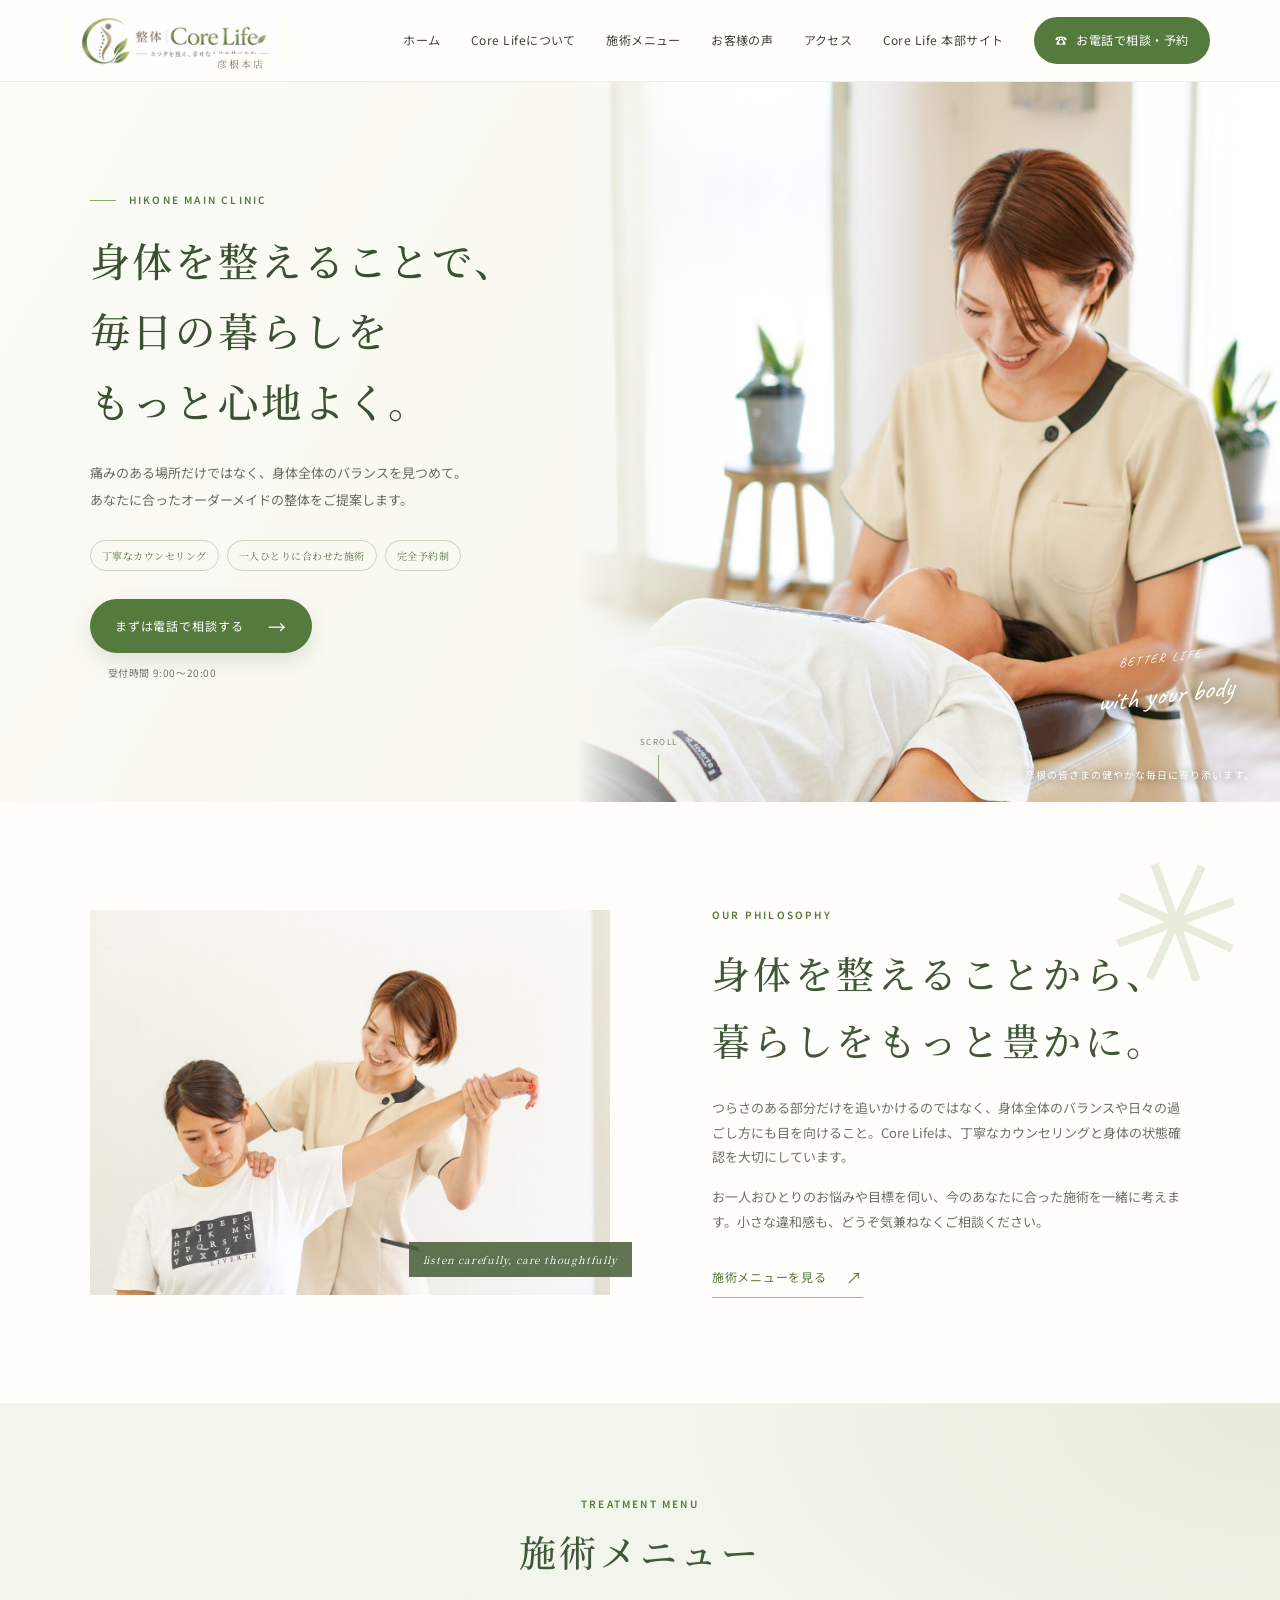
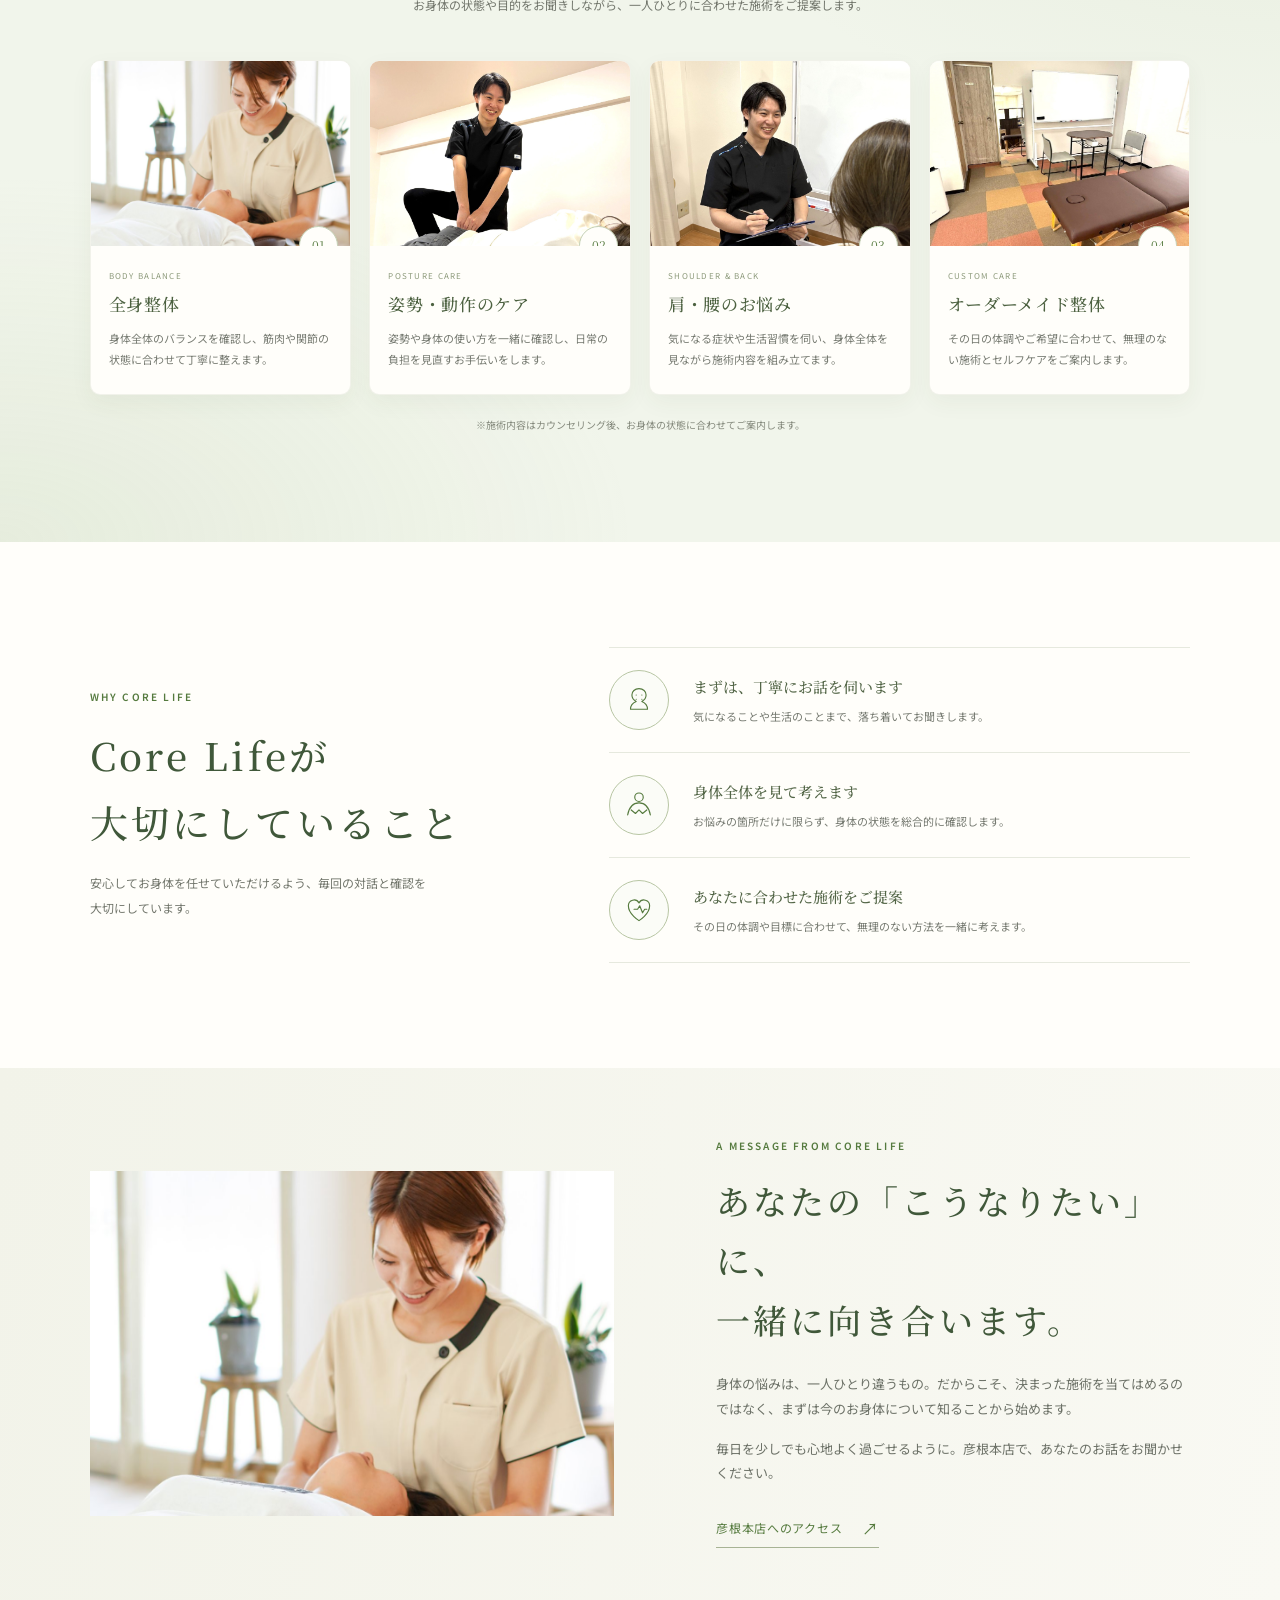
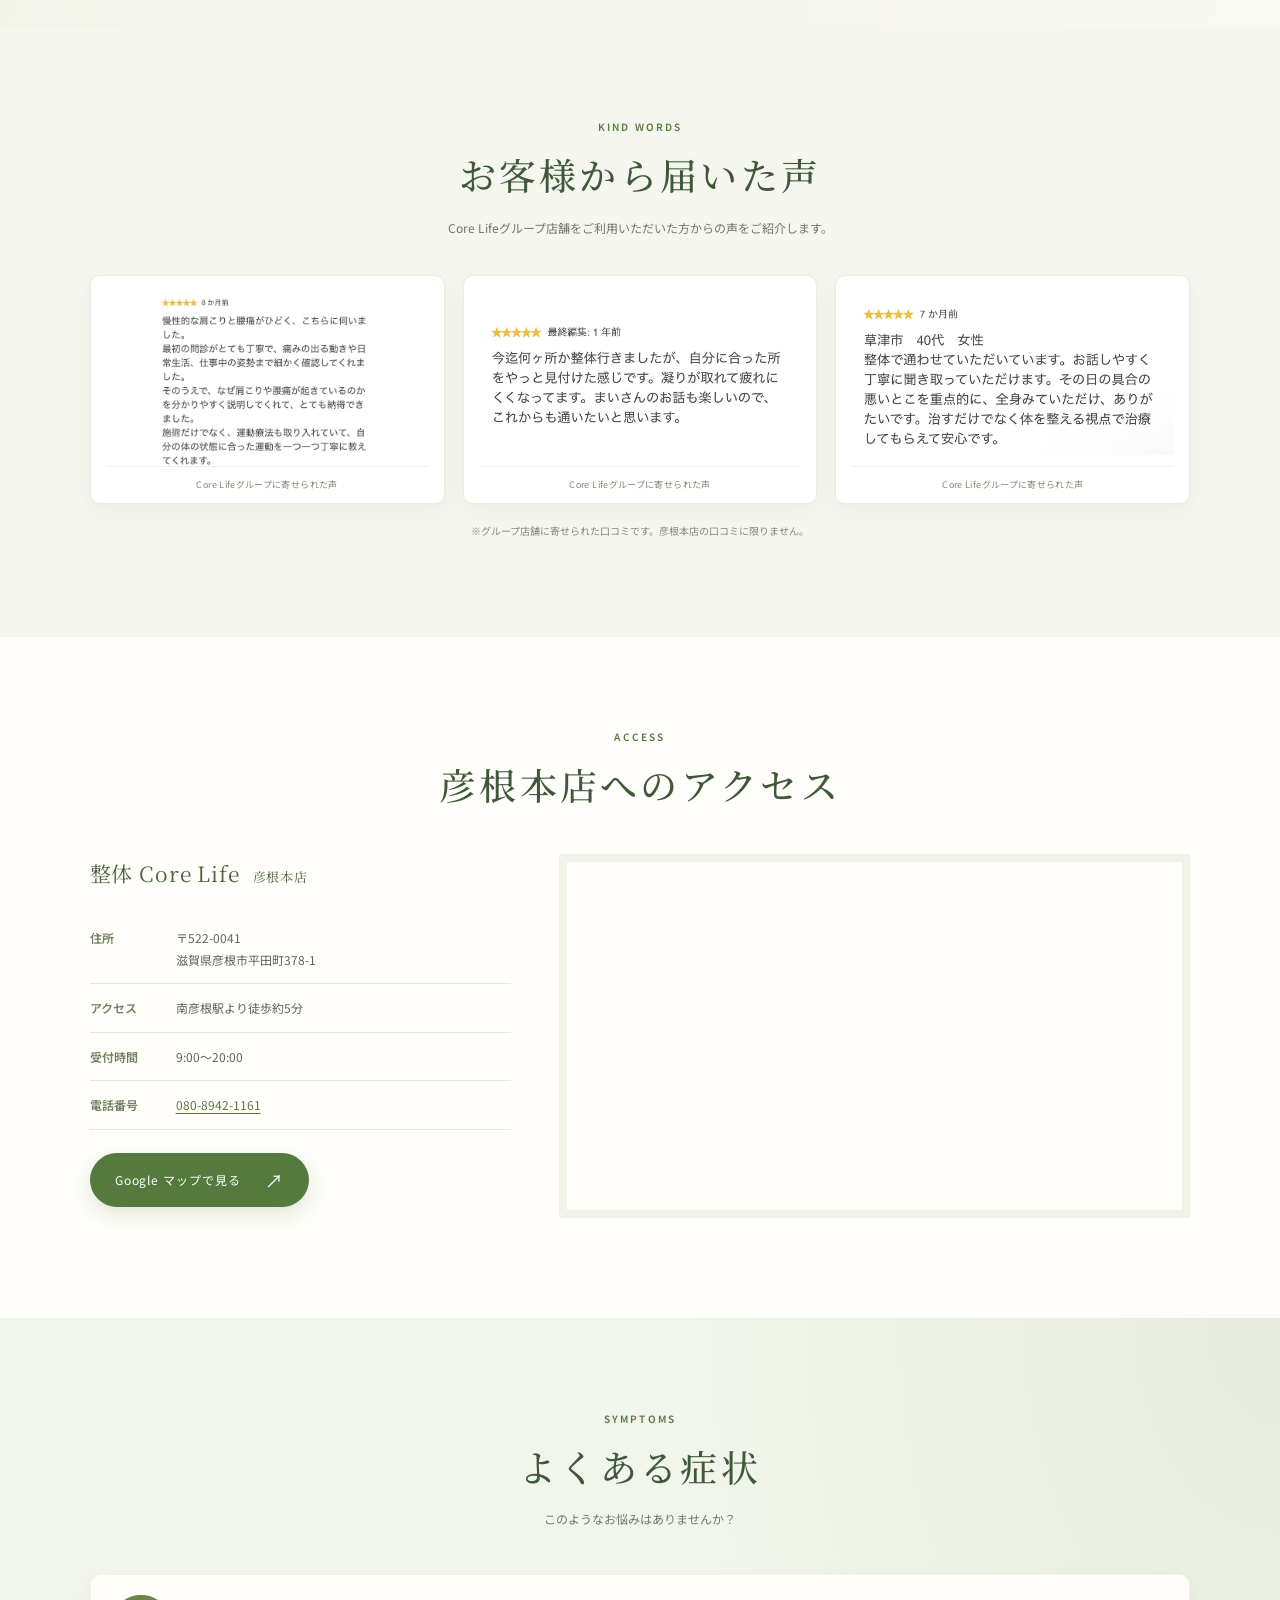
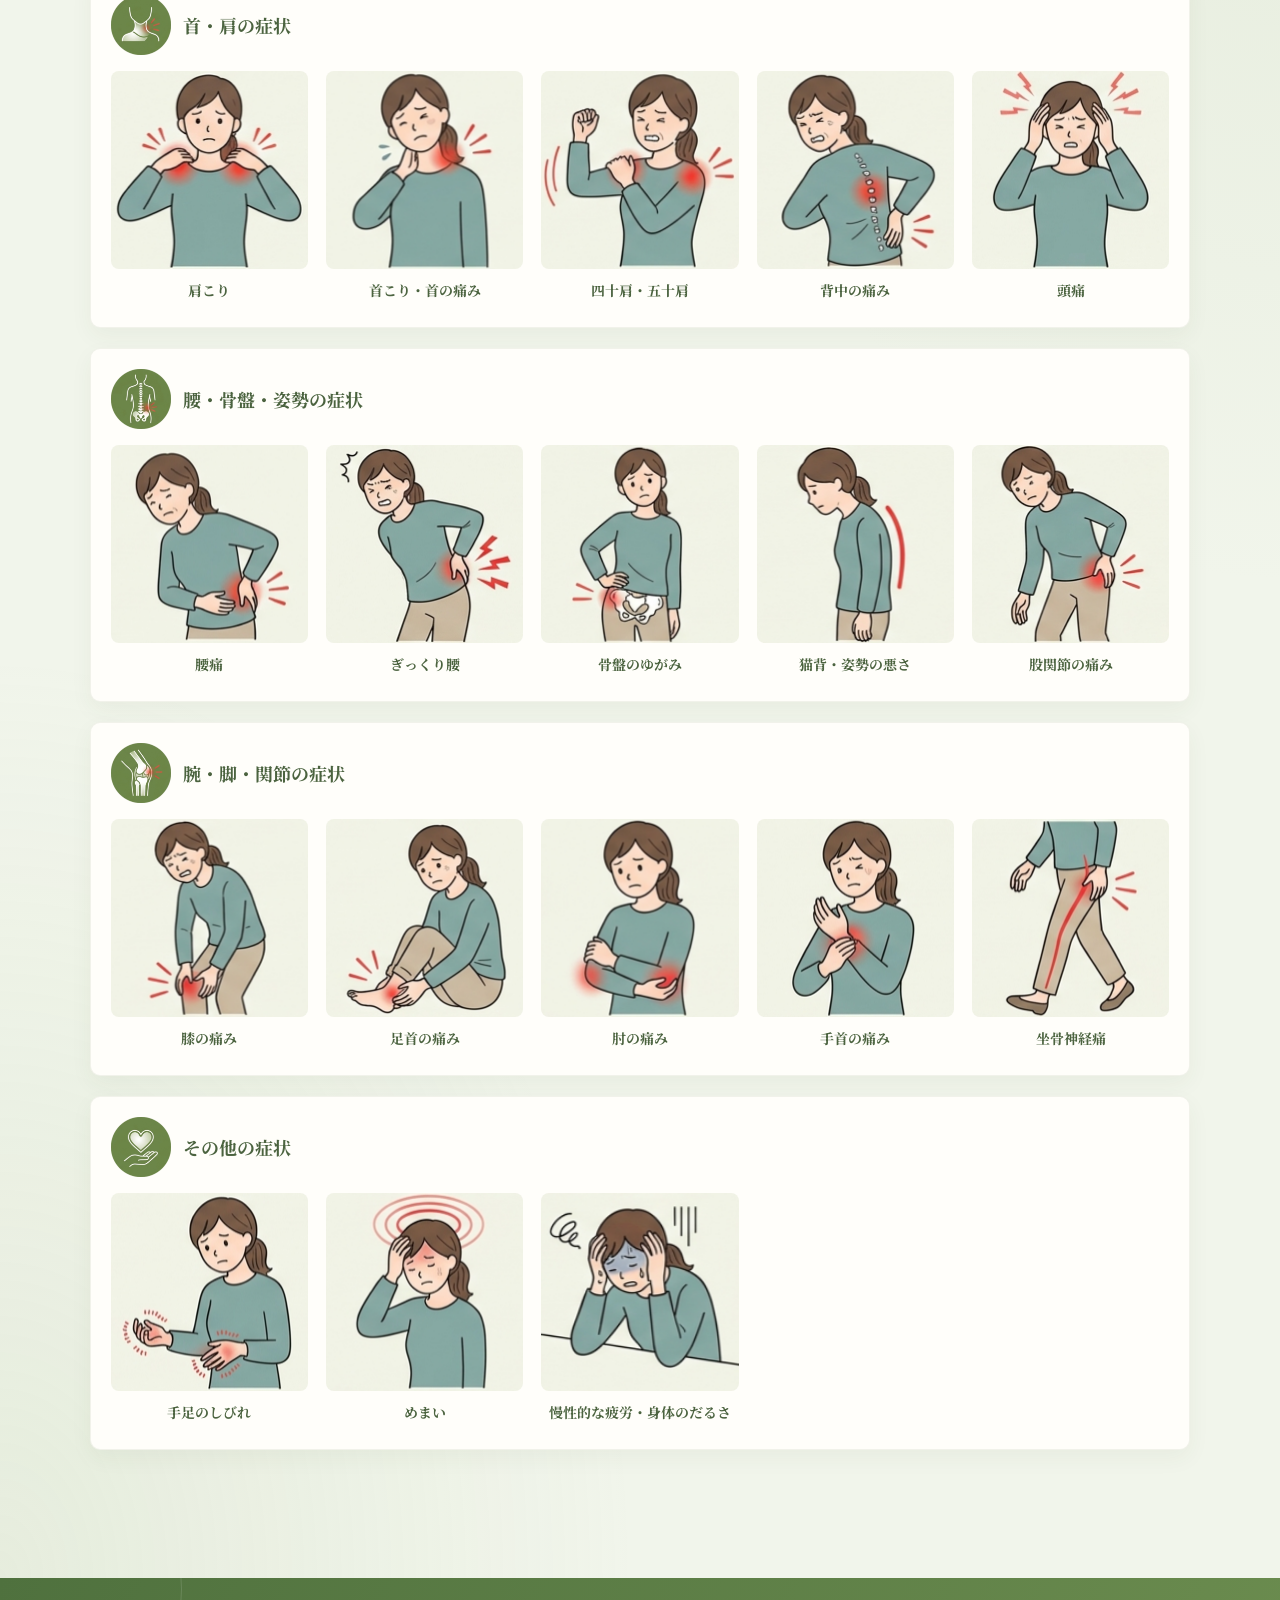
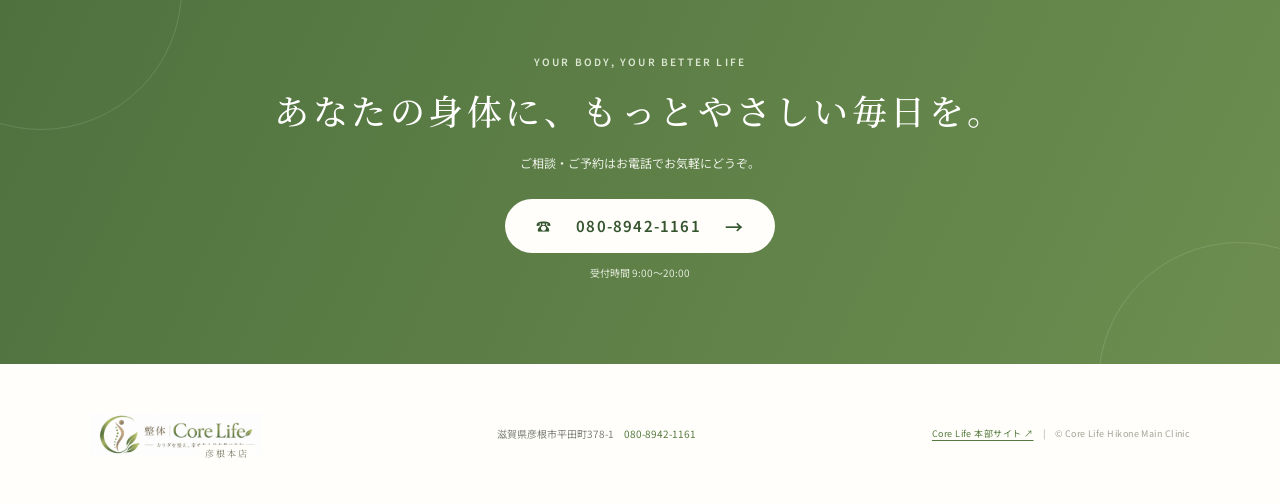
<file: index.html>
<!doctype html>
<html lang="ja">
<head>
  <meta charset="utf-8">
  <meta name="viewport" content="width=device-width, initial-scale=1">
  <meta name="theme-color" content="#f8f8f1">
  <meta name="description" content="整体 Core Life 彦根本店。身体の状態を丁寧に確認し、一人ひとりに合わせたオーダーメイドの整体をご提案します。滋賀県彦根市平田町。">
  <title>整体 Core Life 彦根本店｜身体を整え、毎日をもっと心地よく</title>
  <link rel="preconnect" href="https://fonts.googleapis.com">
  <link rel="preconnect" href="https://fonts.gstatic.com" crossorigin>
  <link href="https://fonts.googleapis.com/css2?family=Noto+Sans+JP:wght@400;500;600;700&family=Noto+Serif+JP:wght@400;500;600&display=swap" rel="stylesheet">
  <link href="https://fonts.googleapis.com/css2?family=Caveat:wght@400..700&display=swap" rel="stylesheet">
  <link rel="stylesheet" href="styles.css">
</head>
<body>
  <header class="site-header">
    <a class="brand" href="#home" aria-label="Core Life 彦根本店 ホーム">
      <img src="images/logo.jpg" alt="整体 Core Life">
      <span>彦根本店</span>
    </a>
    <button class="menu-toggle" type="button" aria-label="メニューを開く" aria-expanded="false" aria-controls="site-navigation">
      <span></span><span></span>
    </button>
    <nav class="site-nav" id="site-navigation" aria-label="メインメニュー">
      <a href="#home">ホーム</a>
      <a href="#about">Core Lifeについて</a>
      <a href="#menu">施術メニュー</a>
      <a href="#voice">お客様の声</a>
      <a href="#access">アクセス</a>
      <a href="https://www.corelife-group.com/index.html" target="_blank" rel="noopener noreferrer">Core Life 本部サイト</a>
      <a class="nav-cta" href="tel:08089421161"><span aria-hidden="true">☎</span> お電話で相談・予約</a>
    </nav>
  </header>

  <main>
    <section class="hero" id="home">
      <div class="hero-copy">
        <p class="eyebrow"><span></span> HIKONE MAIN CLINIC</p>
        <h1>身体を整えることで、<br>毎日の暮らしを<br>もっと心地よく。</h1>
        <p class="hero-lead">痛みのある場所だけではなく、身体全体のバランスを見つめて。<br class="pc-only">あなたに合ったオーダーメイドの整体をご提案します。</p>
        <div class="hero-values" aria-label="Core Lifeの大切にしていること">
          <span>丁寧なカウンセリング</span>
          <span>一人ひとりに合わせた施術</span>
          <span>完全予約制</span>
        </div>
        <a class="button button-primary" href="tel:08089421161">まずは電話で相談する <span aria-hidden="true">→</span></a>
        <p class="hero-note">受付時間 9:00〜20:00</p>
      </div>
      <div class="hero-visual">
        <img src="images/menu-01.jpg" alt="明るい院内で整体の施術を受ける様子">
        <div class="hero-stamp" aria-hidden="true"><span>BETTER LIFE</span><br>with your body</div>
        <p class="hero-caption">彦根の皆さまの健やかな毎日に寄り添います。</p>
      </div>
      <div class="hero-scroll" aria-hidden="true"><span>SCROLL</span><i></i></div>
    </section>

    <section class="intro section-pad" id="about">
      <div class="intro-image">
        <img src="images/menu-04.jpg" alt="施術前に身体の状態を確認するカウンセリング">
        <span class="image-note">listen carefully, care thoughtfully</span>
      </div>
      <div class="intro-copy">
        <p class="eyebrow">OUR PHILOSOPHY</p>
        <h2>身体を整えることから、<br>暮らしをもっと豊かに。</h2>
        <p>つらさのある部分だけを追いかけるのではなく、身体全体のバランスや日々の過ごし方にも目を向けること。Core Lifeは、丁寧なカウンセリングと身体の状態確認を大切にしています。</p>
        <p>お一人おひとりのお悩みや目標を伺い、今のあなたに合った施術を一緒に考えます。小さな違和感も、どうぞ気兼ねなくご相談ください。</p>
        <a class="text-link" href="#menu">施術メニューを見る <span aria-hidden="true">↗</span></a>
      </div>
      <span class="leaf-mark leaf-mark-one" aria-hidden="true">✳</span>
    </section>

    <section class="menu-section section-pad" id="menu">
      <div class="section-heading">
        <p class="eyebrow">TREATMENT MENU</p>
        <h2>施術メニュー</h2>
        <p>お身体の状態や目的をお聞きしながら、<br class="sp-only">一人ひとりに合わせた施術をご提案します。</p>
      </div>
      <div class="menu-grid">
        <article class="menu-card">
          <div class="menu-photo"><img src="images/menu-01.jpg" alt="全身整体の施術風景" loading="lazy"><span>01</span></div>
          <div class="menu-card-copy"><p class="menu-kicker">BODY BALANCE</p><h3>全身整体</h3><p>身体全体のバランスを確認し、筋肉や関節の状態に合わせて丁寧に整えます。</p></div>
        </article>
        <article class="menu-card">
          <div class="menu-photo"><img src="images/menu-02.jpg" alt="姿勢や動作を確認する様子" loading="lazy"><span>02</span></div>
          <div class="menu-card-copy"><p class="menu-kicker">POSTURE CARE</p><h3>姿勢・動作のケア</h3><p>姿勢や身体の使い方を一緒に確認し、日常の負担を見直すお手伝いをします。</p></div>
        </article>
        <article class="menu-card">
          <div class="menu-photo"><img src="images/point-01.jpg" alt="施術者が身体の状態を確認している様子" loading="lazy"><span>03</span></div>
          <div class="menu-card-copy"><p class="menu-kicker">SHOULDER &amp; BACK</p><h3>肩・腰のお悩み</h3><p>気になる症状や生活習慣を伺い、身体全体を見ながら施術内容を組み立てます。</p></div>
        </article>
        <article class="menu-card">
          <div class="menu-photo"><img src="images/hero.jpg" alt="落ち着いた施術スペース" loading="lazy"><span>04</span></div>
          <div class="menu-card-copy"><p class="menu-kicker">CUSTOM CARE</p><h3>オーダーメイド整体</h3><p>その日の体調やご希望に合わせて、無理のない施術とセルフケアをご案内します。</p></div>
        </article>
      </div>
      <p class="menu-footnote">※施術内容はカウンセリング後、お身体の状態に合わせてご案内します。</p>
    </section>

    <section class="reasons section-pad">
      <div class="reason-intro">
        <p class="eyebrow">WHY CORE LIFE</p>
        <h2>Core Lifeが<br>大切にしていること</h2>
        <p>安心してお身体を任せていただけるよう、毎回の対話と確認を大切にしています。</p>
      </div>
      <div class="reason-list">
        <article class="reason-item">
          <span class="reason-icon" aria-hidden="true"><svg viewBox="0 0 48 48"><path d="M24 8c-6 0-10 4-10 9 0 4 2 7 6 9-5 2-8 6-8 11h24c0-5-3-9-8-11 4-2 6-5 6-9 0-5-4-9-10-9Z"/><path d="M20 17h.1M28 17h.1M20 23h.1M28 23h.1"/></svg></span>
          <div><h3>まずは、丁寧にお話を伺います</h3><p>気になることや生活のことまで、落ち着いてお聞きします。</p></div>
        </article>
        <article class="reason-item">
          <span class="reason-icon" aria-hidden="true"><svg viewBox="0 0 48 48"><path d="M8 38c2-11 8-17 16-17s14 6 16 17"/><circle cx="24" cy="13" r="6"/><path d="m13 31 6 5 5-5 5 5 6-5"/></svg></span>
          <div><h3>身体全体を見て考えます</h3><p>お悩みの箇所だけに限らず、身体の状態を総合的に確認します。</p></div>
        </article>
        <article class="reason-item">
          <span class="reason-icon" aria-hidden="true"><svg viewBox="0 0 48 48"><path d="M24 39S9 30 9 18a8 8 0 0 1 15-4 8 8 0 0 1 15 4c0 12-15 21-15 21Z"/><path d="M17 23h5l3-5 4 10 3-5h3"/></svg></span>
          <div><h3>あなたに合わせた施術をご提案</h3><p>その日の体調や目標に合わせて、無理のない方法を一緒に考えます。</p></div>
        </article>
      </div>
    </section>

    <section class="care-message section-pad">
      <div class="care-photo"><img src="images/menu-01.jpg" alt="整体の施術を通じて身体のケアをサポート" loading="lazy"></div>
      <div class="care-copy">
        <p class="eyebrow">A MESSAGE FROM CORE LIFE</p>
        <h2>あなたの「こうなりたい」に、<br>一緒に向き合います。</h2>
        <p>身体の悩みは、一人ひとり違うもの。だからこそ、決まった施術を当てはめるのではなく、まずは今のお身体について知ることから始めます。</p>
        <p>毎日を少しでも心地よく過ごせるように。彦根本店で、あなたのお話をお聞かせください。</p>
        <a class="text-link" href="#access">彦根本店へのアクセス <span aria-hidden="true">↗</span></a>
      </div>
    </section>

    <section class="voice-section section-pad" id="voice">
      <div class="section-heading">
        <p class="eyebrow">KIND WORDS</p>
        <h2>お客様から届いた声</h2>
        <p>Core Lifeグループ店舗をご利用いただいた方からの声をご紹介します。</p>
      </div>
      <div class="voice-grid">
        <figure class="voice-card"><img src="images/review-01.jpg" alt="Core Lifeグループに届いた口コミ。丁寧な問診と身体の説明についての感想。" loading="lazy"><figcaption>Core Lifeグループに寄せられた声</figcaption></figure>
        <figure class="voice-card"><img src="images/review-02.jpg" alt="Core Lifeグループに届いた口コミ。身体に合った施術についての感想。" loading="lazy"><figcaption>Core Lifeグループに寄せられた声</figcaption></figure>
        <figure class="voice-card"><img src="images/review-03.jpg" alt="草津市の方からCore Lifeグループに届いた口コミ。" loading="lazy"><figcaption>Core Lifeグループに寄せられた声</figcaption></figure>
      </div>
      <p class="voice-note">※グループ店舗に寄せられた口コミです。彦根本店の口コミに限りません。</p>
    </section>

    <section class="access-section section-pad" id="access">
      <div class="section-heading">
        <p class="eyebrow">ACCESS</p>
        <h2>彦根本店への<br class="sp-only">アクセス</h2>
      </div>
      <div class="access-layout">
        <div class="access-details">
          <p class="shop-name">整体 Core Life <span>彦根本店</span></p>
          <dl>
            <div><dt>住所</dt><dd>〒522-0041<br>滋賀県彦根市平田町378-1</dd></div>
            <div><dt>アクセス</dt><dd>南彦根駅より徒歩約5分</dd></div>
            <div><dt>受付時間</dt><dd>9:00〜20:00</dd></div>
            <div><dt>電話番号</dt><dd><a href="tel:08089421161">080-8942-1161</a></dd></div>
          </dl>
          <a class="button button-primary access-button" href="https://www.google.com/maps/search/?api=1&amp;query=%E6%BB%8B%E8%B3%80%E7%9C%8C%E5%BD%A6%E6%A0%B9%E5%B8%82%E5%B9%B3%E7%94%B0%E7%94%BA378-1" target="_blank" rel="noopener noreferrer">Google マップで見る <span aria-hidden="true">↗</span></a>
        </div>
        <div class="map-frame">
          <iframe title="整体 Core Life 彦根本店 周辺地図" src="https://maps.google.com/maps?q=%E6%BB%8B%E8%B3%80%E7%9C%8C%E5%BD%A6%E6%A0%B9%E5%B8%82%E5%B9%B3%E7%94%B0%E7%94%BA378-1&amp;output=embed" loading="lazy" referrerpolicy="no-referrer-when-downgrade"></iframe>
        </div>
      </div>
    </section>

    <section class="symptom-section section-pad" id="symptoms">
      <div class="section-heading">
        <p class="eyebrow">SYMPTOMS</p>
        <h2>よくある症状</h2>
        <p>このようなお悩みはありませんか？</p>
      </div>
      <div class="symptom-card">
        <div class="card-heading">
          <img src="images/symptoms/symptom-category-01.png" alt="首・肩の症状のイメージ" loading="lazy">
          <h3>首・肩の症状</h3>
        </div>
        <div class="symptom-grid">
          <div class="symptom-item">
            <a href="symptoms/symptoms-01.html">
              <img src="images/symptoms/symptom-01.png" alt="肩こりのイメージ" loading="lazy">
              <h3>肩こり</h3>
            </a>
          </div>
          <div class="symptom-item">
            <a href="symptoms/symptoms-02.html">
              <img src="images/symptoms/symptom-02.png" alt="首こり・首の痛みのイメージ" loading="lazy">
              <h3>首こり・首の痛み</h3>
            </a>
          </div>
          <div class="symptom-item">
            <a href="symptoms/symptoms-03.html">
              <img src="images/symptoms/symptom-03.png" alt="四十肩・五十肩のイメージ" loading="lazy">
              <h3>四十肩・五十肩</h3>
            </a>
          </div>
          <div class="symptom-item">
            <a href="symptoms/symptoms-04.html">
              <img src="images/symptoms/symptom-04.png" alt="背中の痛みのイメージ" loading="lazy">
              <h3>背中の痛み</h3>
            </a>
          </div>
          <div class="symptom-item">
            <a href="symptoms/symptoms-05.html">
              <img src="images/symptoms/symptom-05.png" alt="頭痛のイメージ" loading="lazy">
              <h3>頭痛</h3>
            </a>
          </div>
        </div>
      </div>
      <div class="symptom-card">
        <div class="card-heading">
          <img src="images/symptoms/symptom-category-02.png" alt="腰・骨盤・姿勢の症状のイメージ" loading="lazy">
          <h3>腰・骨盤・姿勢の症状</h3>
        </div>
        <div class="symptom-grid">
          <div class="symptom-item">
            <a href="symptoms/symptoms-06.html">
              <img src="images/symptoms/symptom-06.png" alt="腰痛のイメージ" loading="lazy">
              <h3>腰痛</h3>
            </a>
          </div>
          <div class="symptom-item">
            <a href="symptoms/symptoms-07.html">
              <img src="images/symptoms/symptom-07.png" alt="ぎっくり腰のイメージ" loading="lazy">
              <h3>ぎっくり腰</h3>
            </a>
          </div>
          <div class="symptom-item">
            <a href="symptoms/symptoms-08.html">
              <img src="images/symptoms/symptom-08.png" alt="骨盤のゆがみのイメージ" loading="lazy">
              <h3>骨盤のゆがみ</h3>
            </a>
          </div>
          <div class="symptom-item">
            <a href="symptoms/symptoms-09.html">
              <img src="images/symptoms/symptom-09.png" alt="猫背・姿勢の悪さのイメージ" loading="lazy">
              <h3>猫背・姿勢の悪さ</h3>
            </a>
          </div>
          <div class="symptom-item">
            <a href="symptoms/symptoms-10.html">
              <img src="images/symptoms/symptom-10.png" alt="股関節の痛みのイメージ" loading="lazy">
              <h3>股関節の痛み</h3>
            </a>
          </div>
        </div>
      </div>
      <div class="symptom-card">
        <div class="card-heading">
          <img src="images/symptoms/symptom-category-03.png" alt="腕・脚・関節の症状のイメージ" loading="lazy">
          <h3>腕・脚・関節の症状</h3>
        </div>
        <div class="symptom-grid">
          <div class="symptom-item">
            <a href="symptoms/symptoms-11.html">
              <img src="images/symptoms/symptom-11.png" alt="膝の痛みのイメージ" loading="lazy">
              <h3>膝の痛み</h3>
            </a>
          </div>
          <div class="symptom-item">
            <a href="symptoms/symptoms-12.html">
              <img src="images/symptoms/symptom-12.png" alt="足首の痛みのイメージ" loading="lazy">
              <h3>足首の痛み</h3>
            </a>
          </div>
          <div class="symptom-item">
            <a href="symptoms/symptoms-13.html">
              <img src="images/symptoms/symptom-13.png" alt="肘の痛みのイメージ" loading="lazy">
              <h3>肘の痛み</h3>
            </a>
          </div>
          <div class="symptom-item">
            <a href="symptoms/symptoms-14.html">
              <img src="images/symptoms/symptom-14.png" alt="手首の痛みのイメージ" loading="lazy">
              <h3>手首の痛み</h3>
            </a>
          </div>
          <div class="symptom-item">
            <a href="symptoms/symptoms-15.html">
              <img src="images/symptoms/symptom-15.png" alt="坐骨神経痛のイメージ" loading="lazy">
              <h3>坐骨神経痛</h3>
            </a>
          </div>
        </div>
      </div>
      <div class="symptom-card">
        <div class="card-heading">
          <img src="images/symptoms/symptom-category-04.png" alt="その他の症状のイメージ" loading="lazy">
          <h3>その他の症状</h3>
        </div>
        <div class="symptom-grid">
          <div class="symptom-item">
            <a href="symptoms/symptoms-16.html">
              <img src="images/symptoms/symptom-16.png" alt="手足のしびれのイメージ" loading="lazy">
              <h3>手足のしびれ</h3>
            </a>
          </div>
          <div class="symptom-item">
            <a href="symptoms/symptoms-17.html">
              <img src="images/symptoms/symptom-17.png" alt="めまいのイメージ" loading="lazy">
              <h3>めまい</h3>
            </a>
          </div>
          <div class="symptom-item">
            <a href="symptoms/symptoms-18.html">
              <img src="images/symptoms/symptom-18.png" alt="慢性的な疲労・身体のだるさのイメージ" loading="lazy">
              <h3>慢性的な疲労・<br class="sp-only">身体のだるさ</h3>
            </a>
          </div>
        </div>
      </div>
    </section>

    <section class="final-cta">
      <p class="eyebrow">YOUR BODY, YOUR BETTER LIFE</p>
      <h2>あなたの身体に、<br class="sp-only">もっとやさしい毎日を。</h2>
      <p>ご相談・ご予約はお電話でお気軽にどうぞ。</p>
      <a class="button button-light" href="tel:08089421161"><span aria-hidden="true">☎</span> 080-8942-1161 <span class="cta-arrow" aria-hidden="true">→</span></a>
      <small>受付時間 9:00〜20:00</small>
    </section>
  </main>

  <footer class="site-footer">
    <a class="footer-brand" href="#home"><img src="images/logo.jpg" alt="整体 Core Life"><span>彦根本店</span></a>
    <p>滋賀県彦根市平田町378-1　<a href="tel:08089421161">080-8942-1161</a></p>
    <small><a class="footer-main-link" href="https://www.corelife-group.com/index.html" target="_blank" rel="noopener noreferrer">Core Life 本部サイト ↗</a>　|　© Core Life Hikone Main Clinic</small>
  </footer>

  <div class="mobile-contact">
    <span>受付 9:00〜20:00</span>
    <a href="tel:08089421161"><span aria-hidden="true">☎</span> 電話で相談・予約</a>
  </div>
  <script src="script.js"></script>
</body>
</html>
</file>
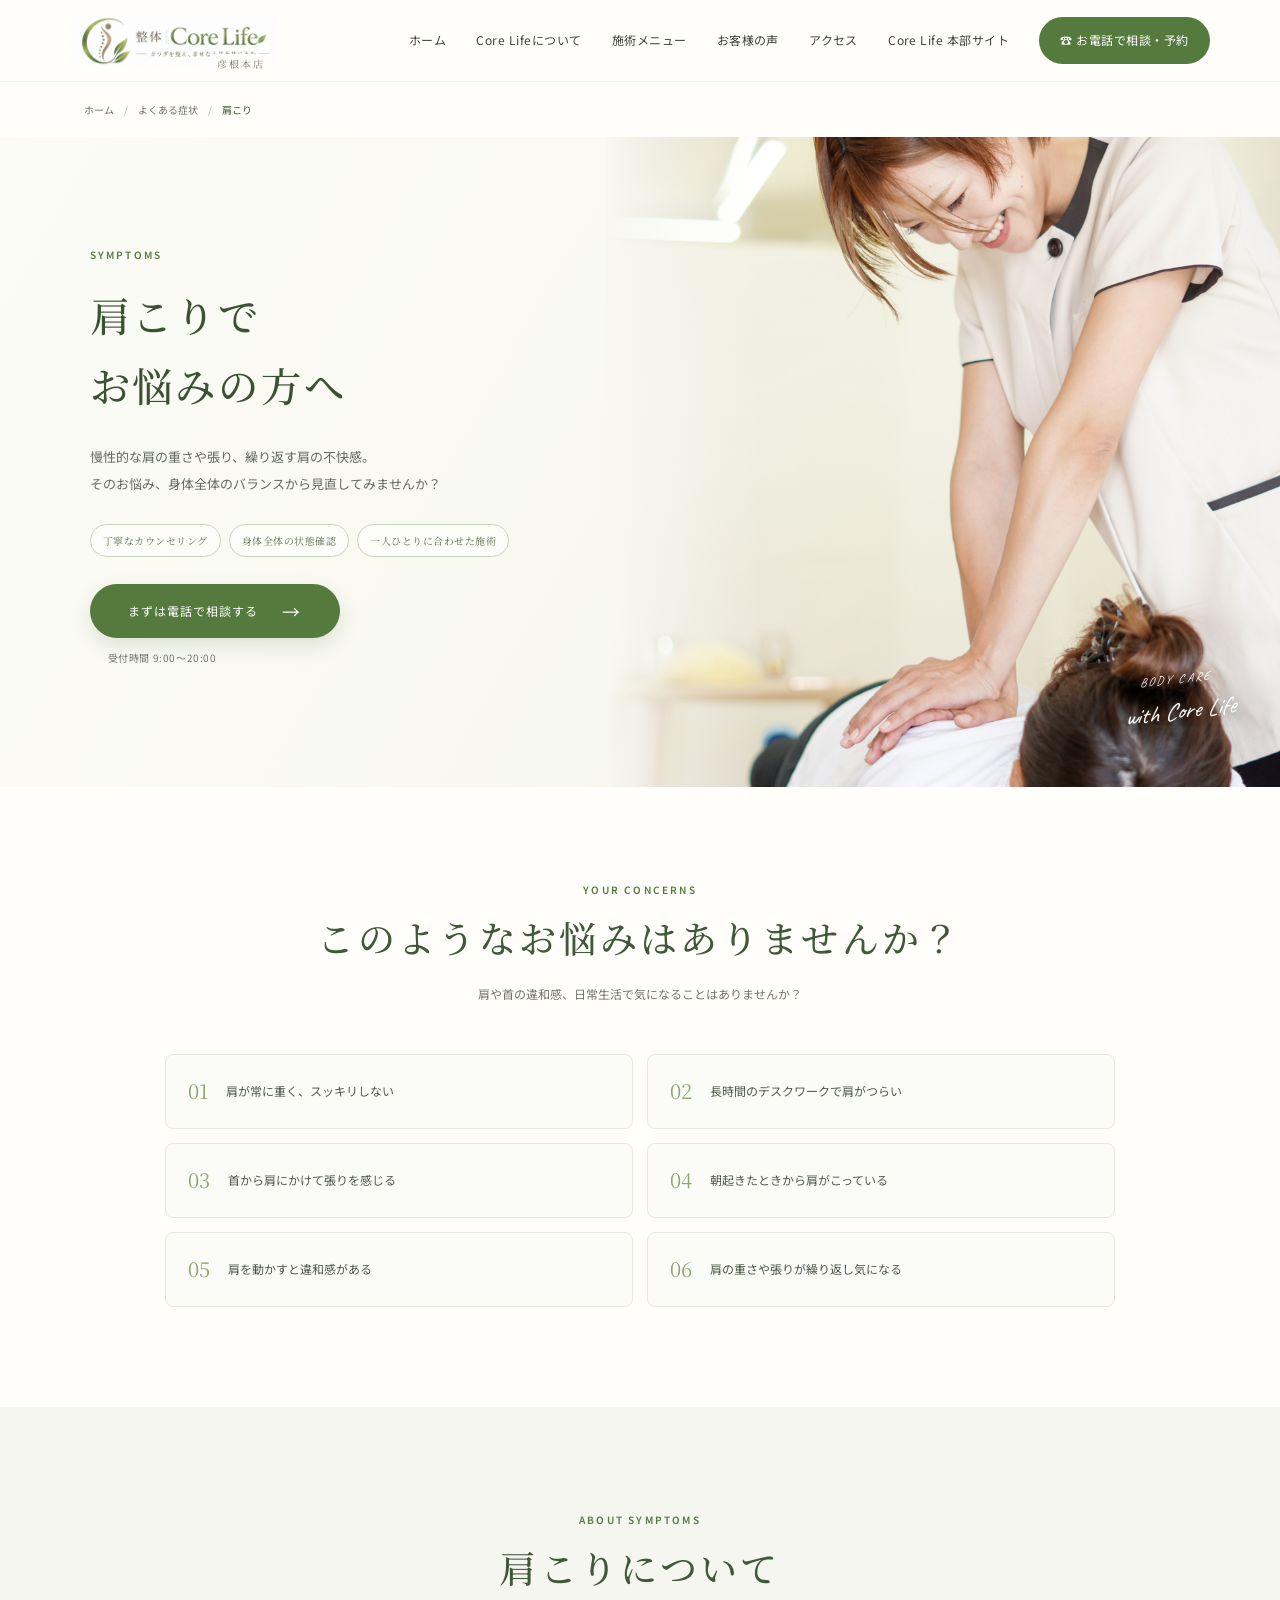
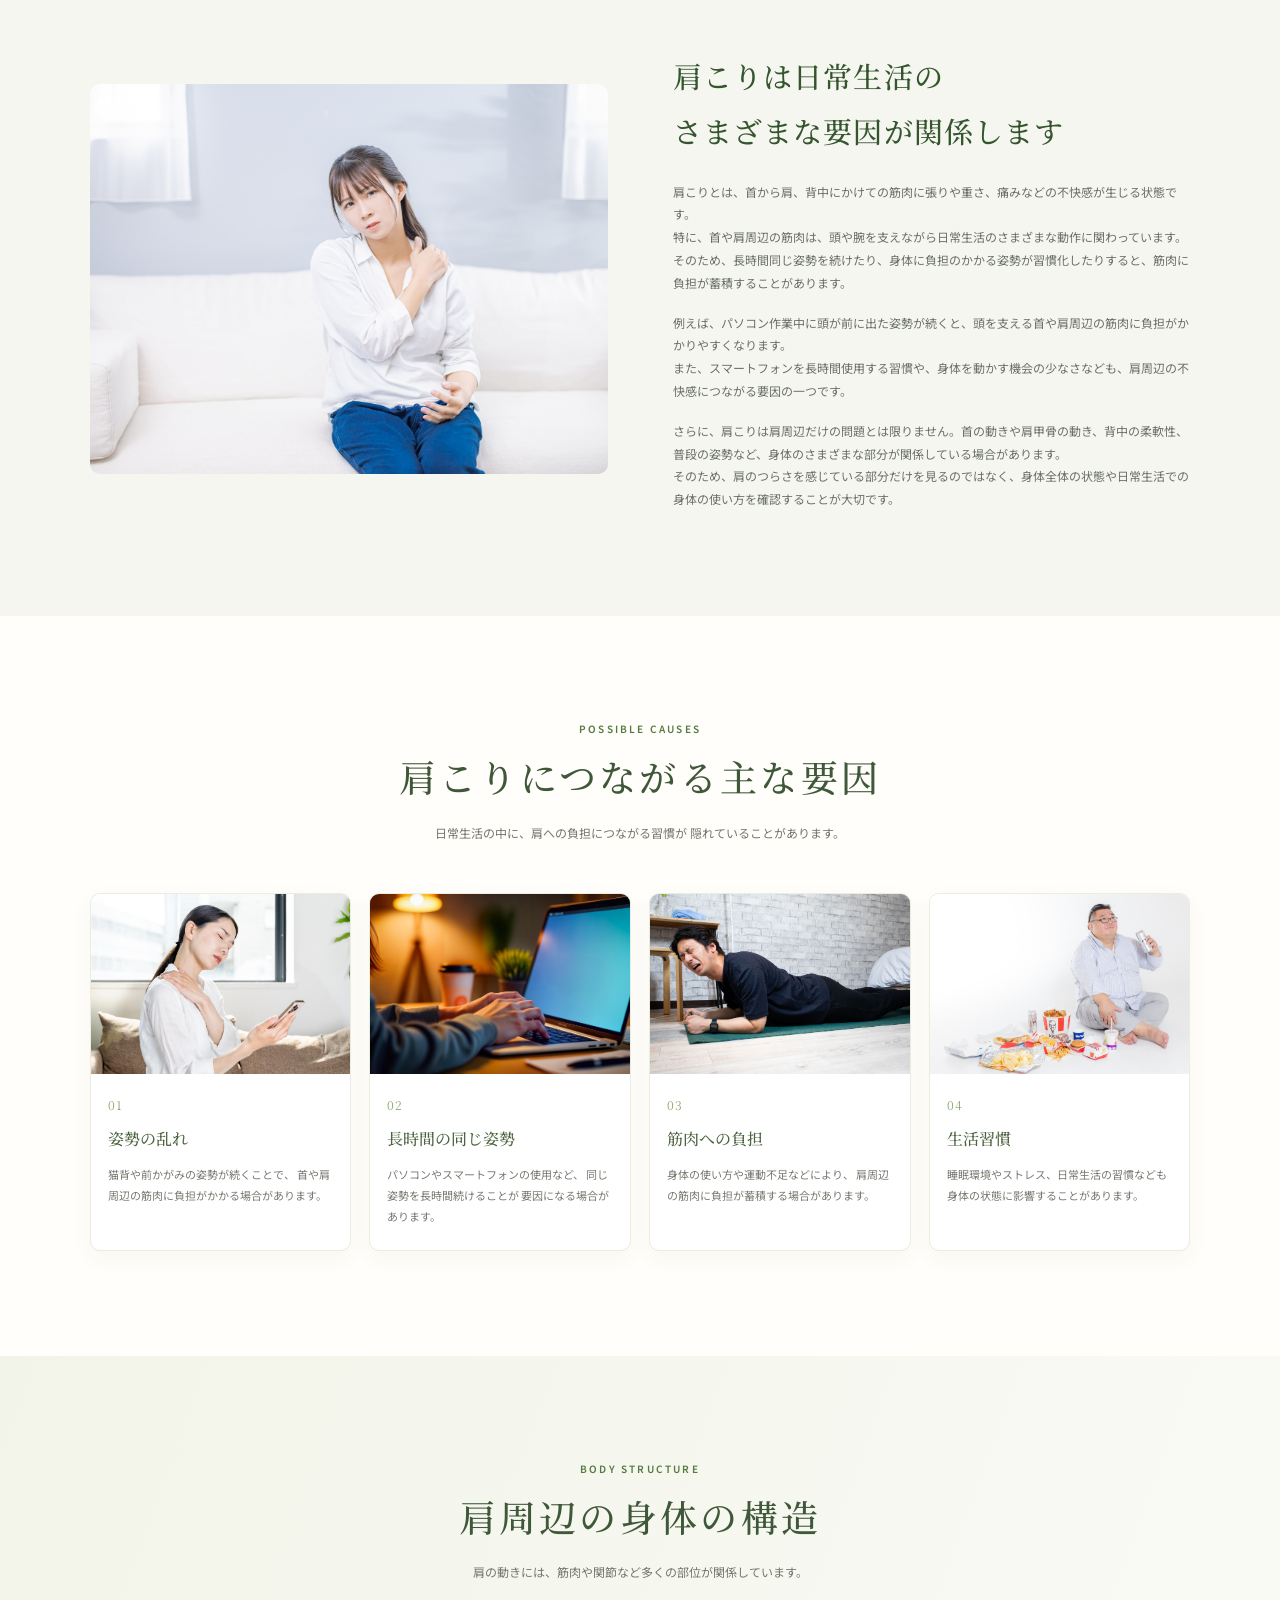
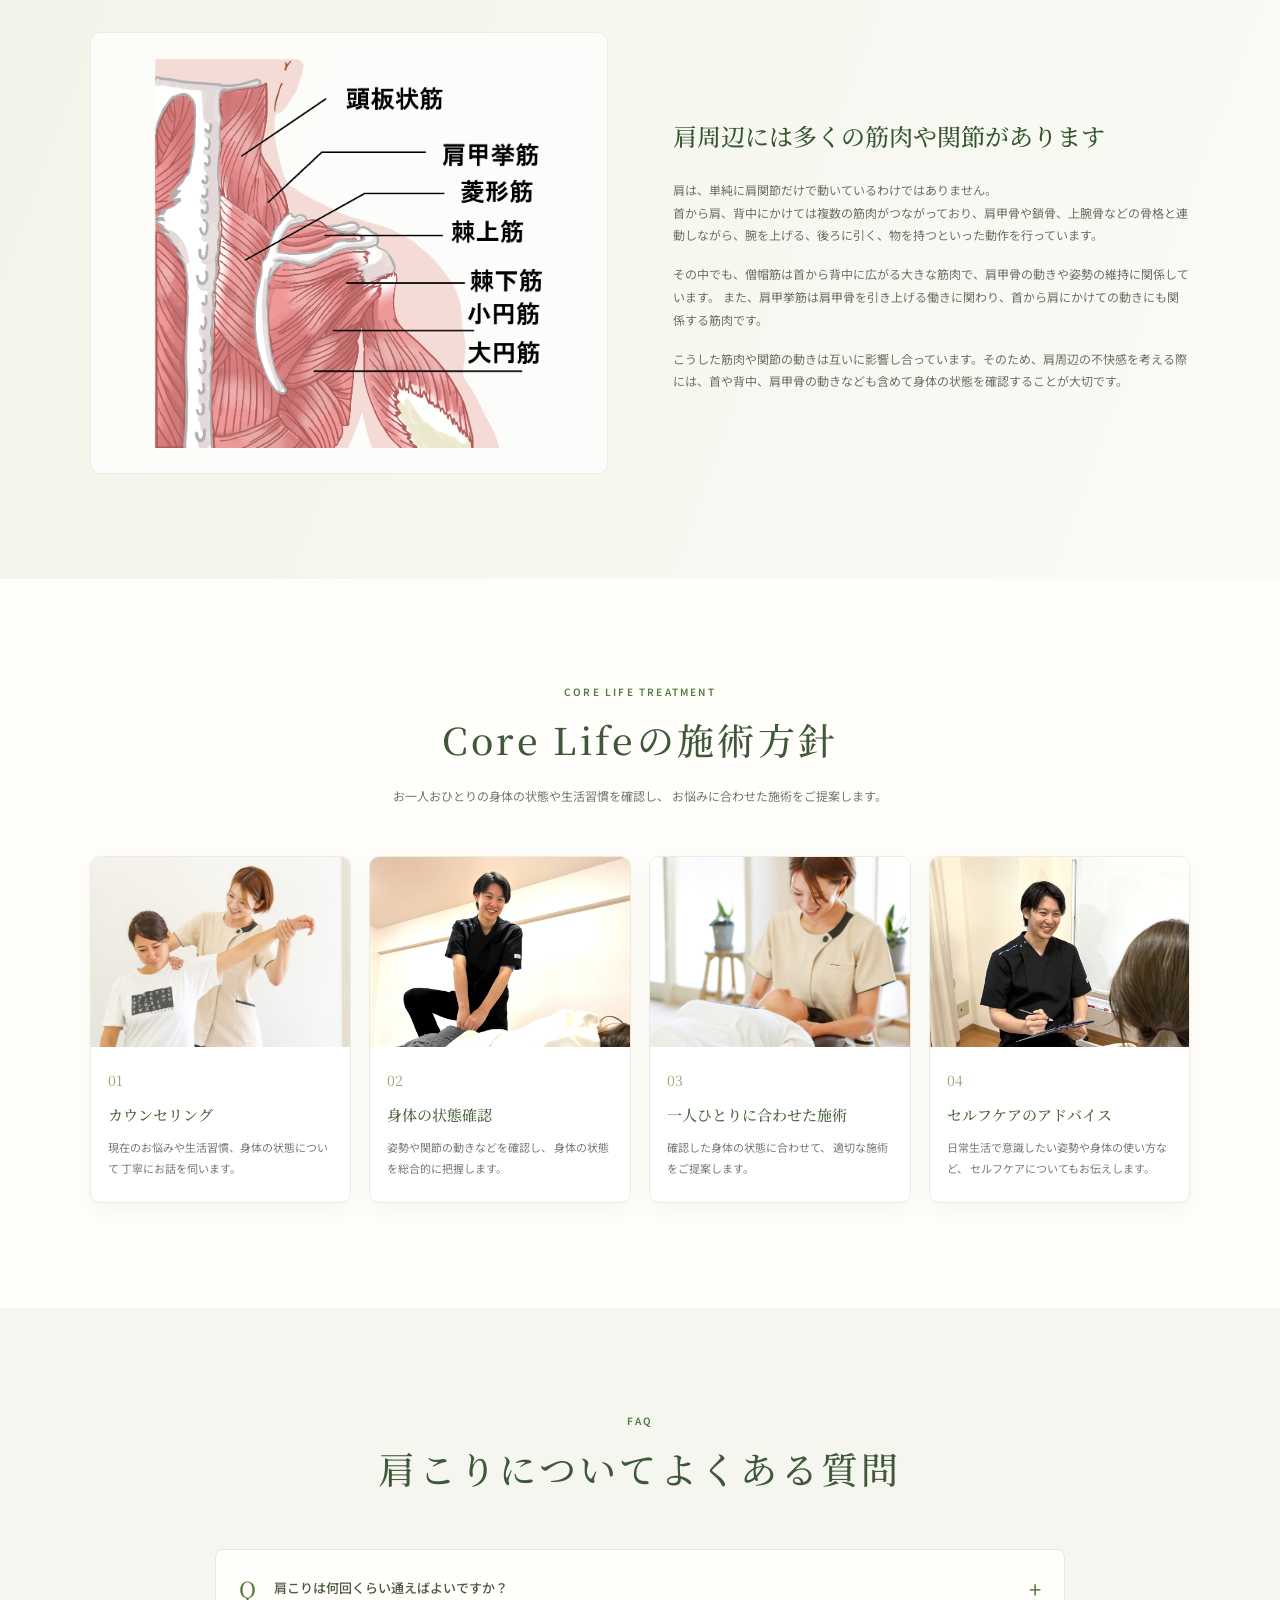
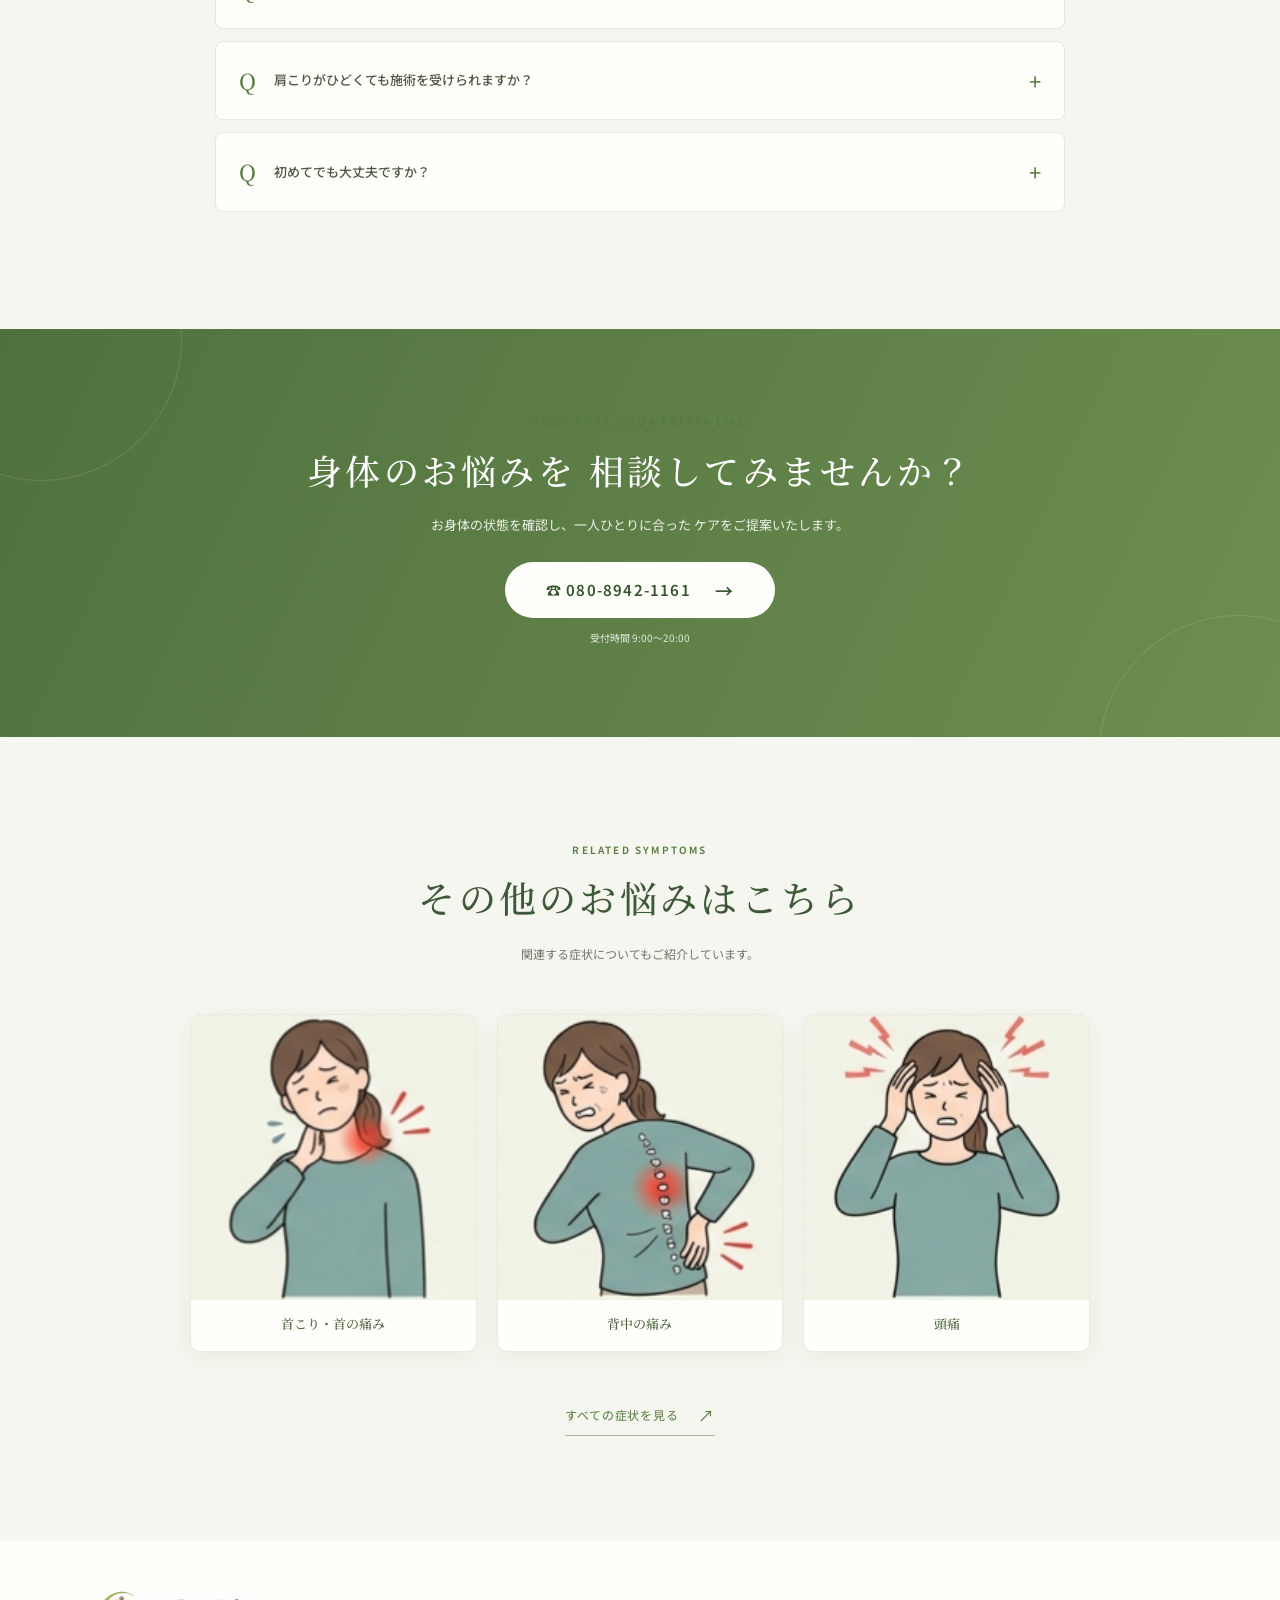
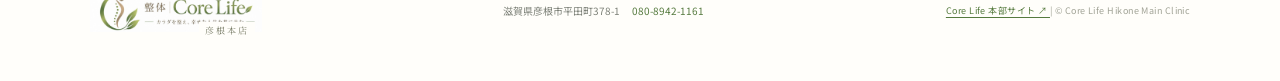
<file: symptoms/symptoms-01.html>
<!DOCTYPE html>
<html lang="ja">
<head>
  <meta charset="utf-8">
  <meta name="viewport" content="width=device-width, initial-scale=1">
  <meta name="theme-color" content="#f8f8f1">
  <meta name="description" content="肩こりでお悩みの方へ。肩こりの原因や身体の状態、Core Lifeの施術方針についてご紹介します。">

  <title>肩こりでお悩みの方へ｜整体 Core Life 彦根本店</title>

  <link rel="preconnect" href="https://fonts.googleapis.com">
  <link rel="preconnect" href="https://fonts.gstatic.com" crossorigin>

  <link href="https://fonts.googleapis.com/css2?family=Noto+Sans+JP:wght@400;500;600;700&family=Noto+Serif+JP:wght@400;500;600&display=swap" rel="stylesheet">

  <link href="https://fonts.googleapis.com/css2?family=Caveat:wght@400..700&display=swap" rel="stylesheet">

  <link rel="stylesheet" href="../styles.css">
  <link rel="stylesheet" href="symptoms.css">
</head>

<body>

  <!-- HEADER -->
  <header class="site-header">

    <a class="brand" href="../index.html#home" aria-label="Core Life 彦根本店 ホーム">
      <img src="../images/logo.jpg" alt="整体 Core Life">
      <span>彦根本店</span>
    </a>

    <button class="menu-toggle" type="button"
      aria-label="メニューを開く"
      aria-expanded="false"
      aria-controls="site-navigation">
      <span></span>
      <span></span>
    </button>

    <nav class="site-nav" id="site-navigation" aria-label="メインメニュー">
      <a href="../index.html#home">ホーム</a>
      <a href="../index.html#about">Core Lifeについて</a>
      <a href="../index.html#menu">施術メニュー</a>
      <a href="../index.html#voice">お客様の声</a>
      <a href="../index.html#access">アクセス</a>
      <a href="https://www.corelife-group.com/index.html" target="_blank" rel="noopener noreferrer">Core Life 本部サイト</a>
      <a class="nav-cta" href="tel:08089421161">☎ お電話で相談・予約</a>
    </nav>

  </header>


  <main class="symptom-detail-page">

    <!-- BREADCRUMB -->
    <nav class="breadcrumb" aria-label="パンくずリスト">
      <ol>
        <li><a href="../index.html">ホーム</a></li>
        <li><a href="../index.html#symptoms">よくある症状</a></li>
        <li aria-current="page">肩こり</li>
      </ol>
    </nav>


    <!-- HERO -->
    <section class="symptom-hero section-pad" id="symptom-hero">

      <div class="symptom-hero-copy">

        <p class="eyebrow">SYMPTOMS</p>

        <h1>肩こりで<br>お悩みの方へ</h1>

        <p class="symptom-hero-lead">
          慢性的な肩の重さや張り、繰り返す肩の不快感。<br/>
          そのお悩み、身体全体のバランスから見直してみませんか？
        </p>

        <div class="hero-values">
          <span>丁寧なカウンセリング</span>
          <span>身体全体の状態確認</span>
          <span>一人ひとりに合わせた施術</span>
        </div>

        <a class="button button-primary" href="tel:08089421161">
          まずは電話で相談する <span aria-hidden="true">→</span>
        </a>

        <p class="hero-note">受付時間 9:00〜20:00</p>

      </div>

      <div class="symptom-hero-visual">

        <img
          src="../images/symptoms/symptom-01/hero.jpg"
          alt="肩こりで肩を押さえている女性"
        >

        <span class="hero-stamp" aria-hidden="true">
          <span>BODY CARE</span><br>
          with Core Life
        </span>

      </div>

    </section>


    <!-- SYMPTOM CHECK -->
    <section class="symptom-check section-pad" id="symptom-check">

      <div class="section-heading">

        <p class="eyebrow">YOUR CONCERNS</p>

        <h2>このようなお悩みは<br class="sp-only">ありませんか？</h2>

        <p>
          肩や首の違和感、日常生活で気になることはありませんか？
        </p>

      </div>

      <div class="symptom-check-grid">

        <article class="symptom-check-item">
          <span class="check-number">01</span>
          <p>肩が常に重く、スッキリしない</p>
        </article>

        <article class="symptom-check-item">
          <span class="check-number">02</span>
          <p>長時間のデスクワークで肩がつらい</p>
        </article>

        <article class="symptom-check-item">
          <span class="check-number">03</span>
          <p>首から肩にかけて張りを感じる</p>
        </article>

        <article class="symptom-check-item">
          <span class="check-number">04</span>
          <p>朝起きたときから肩がこっている</p>
        </article>

        <article class="symptom-check-item">
          <span class="check-number">05</span>
          <p>肩を動かすと違和感がある</p>
        </article>

        <article class="symptom-check-item">
          <span class="check-number">06</span>
          <p>肩の重さや張りが繰り返し気になる</p>
        </article>

      </div>

    </section>


    <!-- ABOUT -->
    <section class="symptom-about section-pad" id="symptom-about">

      <div class="section-heading">

        <p class="eyebrow">ABOUT SYMPTOMS</p>

        <h2>肩こりについて</h2>

      </div>

      <div class="symptom-about-layout">

        <div class="symptom-about-image">
          <img
            src="../images/symptoms/symptom-01/about.jpg"
            alt="肩こりで肩に手を添える女性"
            loading="lazy"
          >
        </div>

        <div class="symptom-about-copy">

          <h3>
            肩こりは日常生活の<br>
            さまざまな要因が関係します
          </h3>

          <p>
            肩こりとは、首から肩、背中にかけての筋肉に張りや重さ、痛みなどの不快感が生じる状態です。<br/>

            特に、首や肩周辺の筋肉は、頭や腕を支えながら日常生活のさまざまな動作に関わっています。<br/>そのため、長時間同じ姿勢を続けたり、身体に負担のかかる姿勢が習慣化したりすると、筋肉に負担が蓄積することがあります。
          </p>
          <p>
            例えば、パソコン作業中に頭が前に出た姿勢が続くと、頭を支える首や肩周辺の筋肉に負担がかかりやすくなります。<br/>また、スマートフォンを長時間使用する習慣や、身体を動かす機会の少なさなども、肩周辺の不快感につながる要因の一つです。
          </p>
          <p>
            さらに、肩こりは肩周辺だけの問題とは限りません。首の動きや肩甲骨の動き、背中の柔軟性、普段の姿勢など、身体のさまざまな部分が関係している場合があります。<br/>
            そのため、肩のつらさを感じている部分だけを見るのではなく、身体全体の状態や日常生活での身体の使い方を確認することが大切です。
          </p>

        </div>

      </div>

    </section>


    <!-- CAUSE -->
    <section class="symptom-cause section-pad" id="symptom-cause">

      <div class="section-heading">

        <p class="eyebrow">POSSIBLE CAUSES</p>

        <h2>肩こりにつながる主な要因</h2>

        <p>
          日常生活の中に、肩への負担につながる習慣が
          隠れていることがあります。
        </p>

      </div>

      <div class="symptom-cause-grid">

        <article class="symptom-cause-card">

          <div class="symptom-cause-image">
            <img
              src="../images/symptoms/symptom-01/cause-01.jpg"
              alt="猫背や前かがみの姿勢"
              loading="lazy"
            >
          </div>

          <div class="symptom-cause-copy">
            <span class="cause-number">01</span>
            <h3>姿勢の乱れ</h3>
            <p>
              猫背や前かがみの姿勢が続くことで、
              首や肩周辺の筋肉に負担がかかる場合があります。
            </p>
          </div>

        </article>


        <article class="symptom-cause-card">

          <div class="symptom-cause-image">
            <img
              src="../images/symptoms/symptom-01/cause-02.jpg"
              alt="長時間のデスクワーク"
              loading="lazy"
            >
          </div>

          <div class="symptom-cause-copy">
            <span class="cause-number">02</span>
            <h3>長時間の同じ姿勢</h3>
            <p>
              パソコンやスマートフォンの使用など、
              同じ姿勢を長時間続けることが
              要因になる場合があります。
            </p>
          </div>

        </article>


        <article class="symptom-cause-card">

          <div class="symptom-cause-image">
            <img
              src="../images/symptoms/symptom-01/cause-03.jpg"
              alt="肩周辺の筋肉"
              loading="lazy"
            >
          </div>

          <div class="symptom-cause-copy">
            <span class="cause-number">03</span>
            <h3>筋肉への負担</h3>
            <p>
              身体の使い方や運動不足などにより、
              肩周辺の筋肉に負担が蓄積する場合があります。
            </p>
          </div>

        </article>


        <article class="symptom-cause-card">

          <div class="symptom-cause-image">
            <img
              src="../images/symptoms/symptom-01/cause-04.jpg"
              alt="日常生活の様子"
              loading="lazy"
            >
          </div>

          <div class="symptom-cause-copy">
            <span class="cause-number">04</span>
            <h3>生活習慣</h3>
            <p>
              睡眠環境やストレス、日常生活の習慣なども
              身体の状態に影響することがあります。
            </p>
          </div>

        </article>

      </div>

    </section>


    <!-- BODY STRUCTURE -->
    <section class="body-structure section-pad" id="body-structure">

      <div class="section-heading">

        <p class="eyebrow">BODY STRUCTURE</p>

        <h2>肩周辺の身体の構造</h2>

        <p>
          肩の動きには、筋肉や関節など多くの部位が関係しています。
        </p>

      </div>

      <div class="body-structure-layout">

        <div class="body-structure-image">

          <img
            src="../images/symptoms/symptom-01/shoulder-anatomy.png"
            alt="肩周辺の筋肉や骨格の構造図"
            loading="lazy"
          >

        </div>

        <div class="body-structure-copy">

          <h3>肩周辺には多くの筋肉や<br class="sp-only">関節があります</h3>

          <p>
            肩は、単純に肩関節だけで動いているわけではありません。<br/>

            首から肩、背中にかけては複数の筋肉がつながっており、肩甲骨や鎖骨、上腕骨などの骨格と連動しながら、腕を上げる、後ろに引く、物を持つといった動作を行っています。
          </p>
          <p>
            その中でも、僧帽筋は首から背中に広がる大きな筋肉で、肩甲骨の動きや姿勢の維持に関係しています。
            また、肩甲挙筋は肩甲骨を引き上げる働きに関わり、首から肩にかけての動きにも関係する筋肉です。
          </p>
          <p>
            こうした筋肉や関節の動きは互いに影響し合っています。そのため、肩周辺の不快感を考える際には、首や背中、肩甲骨の動きなども含めて身体の状態を確認することが大切です。
          </p>

        </div>

      </div>

    </section>


    <!-- TREATMENT -->
    <section class="symptom-treatment section-pad" id="symptom-treatment">

      <div class="section-heading">

        <p class="eyebrow">CORE LIFE TREATMENT</p>

        <h2>Core Lifeの施術方針</h2>

        <p>
          お一人おひとりの身体の状態や生活習慣を確認し、
          お悩みに合わせた施術をご提案します。
        </p>

      </div>

      <div class="symptom-treatment-grid">

        <article class="symptom-treatment-card">

          <div class="symptom-treatment-image">
            <img
              src="../images/menu-04.jpg"
              alt="カウンセリング"
              loading="lazy"
            >
          </div>

          <div class="symptom-treatment-copy">
            <span>01</span>
            <h3>カウンセリング</h3>
            <p>
              現在のお悩みや生活習慣、身体の状態について
              丁寧にお話を伺います。
            </p>
          </div>

        </article>


        <article class="symptom-treatment-card">

          <div class="symptom-treatment-image">
            <img
              src="../images/menu-02.jpg"
              alt="身体の状態確認"
              loading="lazy"
            >
          </div>

          <div class="symptom-treatment-copy">
            <span>02</span>
            <h3>身体の状態確認</h3>
            <p>
              姿勢や関節の動きなどを確認し、
              身体の状態を総合的に把握します。
            </p>
          </div>

        </article>


        <article class="symptom-treatment-card">

          <div class="symptom-treatment-image">
            <img
              src="../images/menu-01.jpg"
              alt="施術風景"
              loading="lazy"
            >
          </div>

          <div class="symptom-treatment-copy">
            <span>03</span>
            <h3>一人ひとりに合わせた施術</h3>
            <p>
              確認した身体の状態に合わせて、
              適切な施術をご提案します。
            </p>
          </div>

        </article>


        <article class="symptom-treatment-card">

          <div class="symptom-treatment-image">
            <img
              src="../images/point-01.jpg"
              alt="身体のケアについての説明"
              loading="lazy"
            >
          </div>

          <div class="symptom-treatment-copy">
            <span>04</span>
            <h3>セルフケアのアドバイス</h3>
            <p>
              日常生活で意識したい姿勢や身体の使い方など、
              セルフケアについてもお伝えします。
            </p>
          </div>

        </article>

      </div>

    </section>


    <!-- FAQ -->
    <section class="symptom-faq section-pad" id="symptom-faq">

      <div class="section-heading">

        <p class="eyebrow">FAQ</p>

        <h2>肩こりについて<br class="sp-only">よくある質問</h2>

      </div>

      <div class="symptom-faq-list">

        <details class="symptom-faq-item">

          <summary>
            <span class="faq-label">Q</span>
            肩こりは何回くらい通えばよいですか？
          </summary>

          <div class="faq-answer">
            <span class="faq-label">A</span>
            <p>
              身体の状態やお悩みの程度によって異なります。
              初回の確認を通じて、状態に合わせた通院の目安をご案内します。
            </p>
          </div>

        </details>


        <details class="symptom-faq-item">

          <summary>
            <span class="faq-label">Q</span>
            肩こりがひどくても施術を受けられますか？
          </summary>

          <div class="faq-answer">
            <span class="faq-label">A</span>
            <p>
              まずは身体の状態を確認します。
              強い痛みや急な症状、しびれなどがある場合は、
              医療機関への受診を優先していただく場合があります。
            </p>
          </div>

        </details>


        <details class="symptom-faq-item">

          <summary>
            <span class="faq-label">Q</span>
            初めてでも大丈夫ですか？
          </summary>

          <div class="faq-answer">
            <span class="faq-label">A</span>
            <p>
              初めての方にも安心してご利用いただけるよう、
              カウンセリングを行い、身体の状態や施術内容について
              丁寧にご説明します。
            </p>
          </div>

        </details>

      </div>

    </section>


    <!-- FINAL CTA -->
    <section class="final-cta symptom-final-cta" id="symptom-reservation">

      <p class="eyebrow">YOUR BODY, YOUR BETTER LIFE</p>

      <h2>
        身体のお悩みを<br class="sp-only">
        相談してみませんか？
      </h2>

      <p>
        お身体の状態を確認し、一人ひとりに合った
        ケアをご提案いたします。
      </p>

      <a class="button button-light" href="tel:08089421161">
        ☎ 080-8942-1161
        <span class="cta-arrow" aria-hidden="true">→</span>
      </a>

      <small>受付時間 9:00〜20:00</small>

    </section>


    <!-- RELATED SYMPTOMS -->
    <section class="related-symptoms section-pad" id="related-symptoms">

      <div class="section-heading">

        <p class="eyebrow">RELATED SYMPTOMS</p>

        <h2>その他のお悩みはこちら</h2>

        <p>
          関連する症状についてもご紹介しています。
        </p>

      </div>

      <div class="symptom-grid related-symptom-grid">

        <div class="symptom-item">
          <a href="symptoms-02.html">
            <img
              src="../images/symptoms/symptom-02.png"
              alt="首こり・首の痛み"
              loading="lazy"
            >
            <h3>首こり・首の痛み</h3>
          </a>
        </div>

        <div class="symptom-item">
          <a href="symptoms-04.html">
            <img
              src="../images/symptoms/symptom-04.png"
              alt="背中の痛み"
              loading="lazy"
            >
            <h3>背中の痛み</h3>
          </a>
        </div>

        <div class="symptom-item">
          <a href="symptoms-05.html">
            <img
              src="../images/symptoms/symptom-05.png"
              alt="頭痛"
              loading="lazy"
            >
            <h3>頭痛</h3>
          </a>
        </div>

      </div>

      <div class="related-symptoms-link">
        <a class="text-link" href="../index.html#symptoms">
          すべての症状を見る <span aria-hidden="true">↗</span>
        </a>
      </div>

    </section>

  </main>


  <!-- FOOTER -->
  <footer class="site-footer">

    <a class="footer-brand" href="../index.html">
      <img src="../images/logo.jpg" alt="整体 Core Life">
      <span>彦根本店</span>
    </a>

    <p>
      滋賀県彦根市平田町378-1　
      <a href="tel:08089421161">080-8942-1161</a>
    </p>

    <small>
      <a class="footer-main-link"
        href="https://www.corelife-group.com/index.html"
        target="_blank"
        rel="noopener noreferrer">
        Core Life 本部サイト ↗
      </a>
      | © Core Life Hikone Main Clinic
    </small>

  </footer>


  <!-- MOBILE CONTACT -->
  <div class="mobile-contact">

    <span>受付 9:00〜20:00</span>

    <a href="tel:08089421161">
      <span aria-hidden="true">☎</span>
      電話で相談・予約
    </a>

  </div>


  <script src="../script.js"></script>

</body>
</html>
</file>
<file: styles.css>
:root {
  color-scheme: light;
  --green: #557a3e;
  --green-dark: #35552f;
  --green-soft: #eaf0e3;
  --sage: #8ea76c;
  --cream: #f8f8f1;
  --paper: #fffefa;
  --ink: #3f433a;
  --muted: #73776d;
  --gold: #c5b477;
  --serif: "Noto Serif JP", "Yu Mincho", YuMincho, serif;
  --sans: "Noto Sans JP", "Yu Gothic", YuGothic, sans-serif;
  --cav: "Caveat", cursive;
}

* { box-sizing: border-box; }
html { scroll-behavior: smooth; scroll-padding-top: 92px; }
body { margin: 0; background: var(--paper); color: var(--ink); font-family: var(--sans); font-size: 15px; line-height: 1.9; -webkit-font-smoothing: antialiased; }
img { display: block; width: 100%; }
a { color: inherit; text-decoration: none; }
button { font: inherit; }
.sp-only { display: none; }

.site-header { height: 82px; padding: 0 clamp(24px, 5.5vw, 90px); display: flex; align-items: center; justify-content: space-between; background: rgba(255, 254, 250, .94); position: sticky; top: 0; z-index: 20; border-bottom: 1px solid rgba(85, 122, 62, .1); backdrop-filter: blur(12px); }
.brand, .footer-brand { width: 208px; position: relative; display: block; flex: 0 0 auto; }
.brand img, .footer-brand img { width: 100%; }
.brand span, .footer-brand span { position: absolute; right: 7px; bottom: -7px; padding: 0 6px; color: #757963; background: var(--paper); font-family: var(--serif); font-size: 10px; letter-spacing: .2em; }
.site-nav { display: flex; align-items: center; gap: clamp(16px, 2.35vw, 38px); font-size: 12px; letter-spacing: .04em; }
.site-nav > a:not(.nav-cta) { padding: 12px 0; transition: color .2s ease; }
.site-nav > a:not(.nav-cta):hover, .text-link:hover { color: var(--sage); }
.nav-cta { display: inline-flex; align-items: center; gap: 9px; padding: 12px 21px; border-radius: 999px; background: var(--green); color: white; font-size: 12px; transition: background .2s ease, transform .2s ease; }
.nav-cta:hover, .button-primary:hover { background: var(--green-dark); transform: translateY(-2px); }
.menu-toggle { display: none; }

.hero { min-height: 650px; display: grid; grid-template-columns: minmax(430px, .9fr) minmax(0, 1.1fr); position: relative; overflow: hidden; background: linear-gradient(120deg, #fcfcf7 0%, #f4f5e9 100%); }
.hero-copy { align-self: center; padding: 70px 30px 80px max(7vw, calc((100vw - 1280px) / 2)); position: relative; z-index: 1; }
.eyebrow { margin: 0 0 18px; color: var(--green); font-size: 10px; font-weight: 600; letter-spacing: .22em; line-height: 1.5; }
.eyebrow span { display: inline-block; width: 26px; height: 1px; margin: 0 9px 3px 0; background: var(--sage); }
h1, h2, h3, p { margin-top: 0; }
.hero h1 { margin: 0 0 22px; color: #3c5133; font-family: var(--serif); font-size: clamp(34px, 3.15vw, 46px); font-weight: 500; letter-spacing: .07em; line-height: 1.75; }
.hero-lead { max-width: 500px; margin-bottom: 27px; color: #656b5e; font-size: 13px; line-height: 2.1; }
.hero-values { display: flex; flex-wrap: wrap; gap: 8px; margin: 0 0 28px; }
.hero-values span { padding: 5px 11px; border: 1px solid #cbd4bd; border-radius: 999px; color: #5c7049; font-family: var(--serif); font-size: 10px; letter-spacing: .05em; }
.button { min-height: 54px; display: inline-flex; align-items: center; justify-content: center; gap: 24px; border-radius: 999px; padding: 12px 25px; font-size: 12px; letter-spacing: .08em; transition: transform .2s ease, background .2s ease; }
.button-primary { color: #fff; background: var(--green); box-shadow: 0 8px 20px rgba(65, 96, 48, .15); }
.button-primary span, .button-light .cta-arrow { font-size: 18px; line-height: 1; }
.hero-note { margin: 10px 0 0 18px; color: var(--muted); font-size: 10px; letter-spacing: .06em; }
.hero-visual { min-height: 650px; height: 80vh; position: relative; overflow: hidden; }
.hero-visual::before { content: ""; position: absolute; inset: 0 auto 0 0; width: 23%; z-index: 1; background: linear-gradient(90deg, #f8f8f1, rgba(248,248,241,0)); }
.hero-visual > img { height: 100%; min-height: 650px; object-fit: cover; object-position: 54% 42%; }
.hero-stamp { position: absolute; right: 7%; bottom: 12%; color: white; text-align: center; font-family: var(--cav); font-weight: 400; font-size: 28px; font-style: italic; line-height: 1.5; text-shadow: 0px 2px 15px rgba(21, 45, 14, .3); transform: rotate(-7deg); }
.hero-stamp span { font-size: 12px; letter-spacing: .2em; }
.hero-caption { position: absolute; right: 25px; bottom: 18px; margin: 0; color: #fff; font-size: 10px; letter-spacing: .1em; text-shadow: 0 1px 8px rgba(0,0,0,.5); }
.hero-scroll { position: absolute; left: 50%; bottom: 19px; z-index: 2; display: grid; justify-items: center; gap: 6px; color: #798369; font-size: 8px; letter-spacing: .18em; }
.hero-scroll i { display: block; width: 1px; height: 28px; background: var(--sage); }

.section-pad { padding: 105px max(7vw, calc((100vw - 1160px) / 2)); }
.intro { display: grid; grid-template-columns: minmax(0, 1fr) minmax(340px, .92fr); align-items: center; gap: clamp(45px, 8vw, 125px); position: relative; overflow: hidden; background: #fffefa; }
.intro-image { height: 385px; position: relative; }
.intro-image img { height: 100%; object-fit: cover; object-position: center 40%; }
.image-note { position: absolute; right: -22px; bottom: 18px; padding: 8px 14px; color: white; background: rgba(68, 91, 51, .84); font-family: var(--serif); font-size: 10px; font-style: italic; letter-spacing: .08em; }
.intro-copy { max-width: 500px; position: relative; z-index: 1; }
.intro-copy h2, .reason-intro h2, .care-copy h2, .section-heading h2 { margin-bottom: 23px; color: #40583a; font-family: var(--serif); font-size: clamp(27px, 3vw, 38px); font-weight: 500; letter-spacing: .09em; line-height: 1.75; }
.intro-copy > p:not(.eyebrow), .care-copy > p:not(.eyebrow) { margin-bottom: 15px; color: #6c7167; font-size: 13px; }
.text-link { display: inline-flex; gap: 20px; align-items: center; margin-top: 13px; padding-bottom: 4px; border-bottom: 1px solid #a7b394; color: var(--green); font-size: 12px; letter-spacing: .06em; transition: color .2s ease; }
.text-link span { font-size: 16px; }
.leaf-mark { position: absolute; right: 3%; top: 4%; color: #e7eddd; font-size: 170px; line-height: 1; transform: rotate(-20deg); }

.menu-section { padding-top: 93px; padding-bottom: 108px; background-color: #f1f5eb; background-image: radial-gradient(ellipse at 0 100%, rgba(186, 203, 165, .2), transparent 35%), radial-gradient(ellipse at 100% 0, rgba(186, 203, 165, .2), transparent 33%); }
.section-heading { max-width: 700px; margin: 0 auto 43px; text-align: center; }
.section-heading .eyebrow { margin-bottom: 8px; }
.section-heading h2 { margin-bottom: 9px; font-size: clamp(29px, 3vw, 37px); }
.section-heading > p:last-child { margin-bottom: 0; color: var(--muted); font-size: 12px; line-height: 2; }
.menu-grid { display: grid; grid-template-columns: repeat(4, minmax(0, 1fr)); gap: 18px; }
.menu-card { overflow: hidden; border: 1px solid rgba(74, 105, 55, .08); border-radius: 10px; background: var(--paper); box-shadow: 0 8px 22px rgba(58, 74, 48, .05); transition: transform .25s ease, box-shadow .25s ease; }
.menu-card:hover { transform: translateY(-5px); box-shadow: 0 15px 30px rgba(58, 74, 48, .12); }
.menu-photo { height: 185px; position: relative; overflow: hidden; }
.menu-photo img { width: 100%; height: 100%; object-fit: cover; transition: transform .5s ease; }
.menu-card:hover .menu-photo img { transform: scale(1.04); }
.menu-photo > span { position: absolute; right: 12px; bottom: -19px; width: 39px; height: 39px; display: grid; place-items: center; border: 1px solid #c5d1b6; border-radius: 50%; background: #fffefa; color: var(--green); font-family: var(--serif); font-size: 12px; }
.menu-card-copy { padding: 22px 18px 24px; }
.menu-kicker { margin-bottom: 5px; color: #8d9a7b; font-size: 8px; letter-spacing: .16em; }
.menu-card h3 { margin-bottom: 8px; color: #4c6140; font-family: var(--serif); font-size: 17px; font-weight: 500; letter-spacing: .04em; }
.menu-card-copy > p:last-child { margin-bottom: 0; color: #777b72; font-size: 11px; line-height: 1.9; }
.menu-footnote { margin: 20px 0 0; color: #858a7d; text-align: center; font-size: 10px; }

.reasons { display: grid; grid-template-columns: .82fr 1.18fr; gap: clamp(45px, 9vw, 130px); align-items: center; background: var(--paper); }
.reason-intro h2 { margin-bottom: 15px; }
.reason-intro > p:last-child { max-width: 340px; margin-bottom: 0; color: var(--muted); font-size: 12px; line-height: 2.1; }
.reason-list { display: grid; gap: 0; }
.reason-item { display: grid; grid-template-columns: 64px 1fr; align-items: center; gap: 20px; padding: 22px 0; border-bottom: 1px solid #e6e9de; }
.reason-item:first-child { border-top: 1px solid #e6e9de; }
.reason-icon { width: 60px; height: 60px; display: grid; place-items: center; border: 1px solid #b8c6a4; border-radius: 50%; background: #fbfcf7; }
.reason-icon svg { width: 34px; fill: none; stroke: var(--green); stroke-linecap: round; stroke-linejoin: round; stroke-width: 1.6; }
.reason-item h3 { margin: 0 0 5px; color: #526546; font-family: var(--serif); font-size: 15px; font-weight: 500; }
.reason-item p { margin: 0; color: #777b72; font-size: 11px; }

.care-message { display: grid; grid-template-columns: 1.05fr .95fr; align-items: center; gap: clamp(45px, 8vw, 110px); padding-top: 70px; padding-bottom: 82px; background: linear-gradient(100deg, #f2f3e9, #f9f9f3); }
.care-photo { height: 345px; overflow: hidden; }
.care-photo img { height: 100%; object-fit: cover; object-position: center 42%; }
.care-copy h2 { font-size: clamp(25px, 2.8vw, 34px); }
.care-copy .text-link { margin-top: 12px; }

.voice-section { padding-top: 89px; padding-bottom: 97px; background: #f5f6ef; }
.voice-section .section-heading { margin-bottom: 35px; }
.voice-grid { display: grid; grid-template-columns: repeat(3, minmax(0, 1fr)); align-items: stretch; gap: 18px; }
.voice-card { min-width: 0; margin: 0; padding: 15px 15px 10px; border: 1px solid #eaede4; border-radius: 10px; background: white; box-shadow: 0 7px 22px rgba(61, 73, 49, .05); }
.voice-card img { width: 100%; height: 175px; object-fit: contain; }
.voice-card figcaption { padding: 9px 0 0; border-top: 1px solid #eef0e9; color: #838779; text-align: center; font-size: 9px; letter-spacing: .04em; }
.voice-note { margin: 17px 0 0; color: #858a7d; text-align: center; font-size: 10px; }

.access-section { padding-top: 92px; padding-bottom: 100px; }
.access-section .section-heading { margin-bottom: 37px; }
.access-layout { display: grid; grid-template-columns: .8fr 1.2fr; gap: 48px; align-items: stretch; }
.shop-name { margin-bottom: 20px; color: #4b633f; font-family: var(--serif); font-size: 21px; letter-spacing: .04em; }
.shop-name span { margin-left: 7px; font-size: 13px; }
.access-details dl { margin: 0; }
.access-details dl > div { display: grid; grid-template-columns: 86px 1fr; padding: 13px 0; border-bottom: 1px solid #e7e9df; font-size: 12px; line-height: 1.8; }
.access-details dt { color: #70815c; font-weight: 600; }
.access-details dd { margin: 0; color: #60655b; }
.access-details dd a { color: var(--green); text-decoration: underline; text-underline-offset: 3px; }
.access-button { margin-top: 23px; }
.map-frame { min-height: 355px; overflow: hidden; border: 8px solid #f1f3e9; }
.map-frame iframe { width: 100%; height: 100%; min-height: 339px; border: 0; filter: saturate(.78); }

.symptom-section { padding-top: 93px; padding-bottom: 108px; background-color: #f1f5eb; background-image: radial-gradient(ellipse at 0 100%, rgba(186, 203, 165, .2), transparent 35%), radial-gradient(ellipse at 100% 0, rgba(186, 203, 165, .2), transparent 33%); }
.section-heading { max-width: 700px; margin: 0 auto 43px; text-align: center; }
.section-heading .eyebrow { margin-bottom: 8px; }
.section-heading h2 { margin-bottom: 9px; font-family: var(--serif); font-size: clamp(29px, 3vw, 37px); }
.section-heading > p:last-child { margin-bottom: 0; color: var(--muted); font-size: 12px; line-height: 2; }
.symptom-card { overflow: hidden; border: 1px solid rgba(74, 105, 55, .08); border-radius: 10px; background: var(--paper); box-shadow: 0 8px 22px rgba(58, 74, 48, .05); transition: transform .25s ease, box-shadow .25s ease; padding: 20px; margin-bottom: 20px; }
.card-heading { display: flex; align-items: center; gap: 12px; margin-bottom: 16px; }
.card-heading img { width: 60px; height: 60px; }
.card-heading h3 { margin: 0; font-family: var(--serif); font-size: 18px; color: #4b633f; }
.symptom-grid { display: grid; grid-template-columns: repeat(5, minmax(0, 1fr)); gap: 18px; }
.symptom-item { text-align: center; }
.symptom-item img { width: 100%; height: auto; border-radius: 8px; margin-bottom: 8px; }
.symptom-item h3 { margin-bottom: 4px; font-family: var(--serif); font-size: 14px; color: #4b633f; }
.symptom-item img:hover { transform: translateY(-2px); box-shadow: 0 12px 28px rgba(58, 74, 48, .1); }

.final-cta { padding: 76px 24px 82px; position: relative; overflow: hidden; background: linear-gradient(115deg, #4f713e, #6d8e50); color: white; text-align: center; }
.final-cta::before, .final-cta::after { content: ""; position: absolute; width: 280px; height: 280px; border: 1px solid rgba(255,255,255,.13); border-radius: 50%; }
.final-cta::before { left: -100px; top: -130px; }
.final-cta::after { right: -100px; bottom: -160px; }
.final-cta .eyebrow { margin-bottom: 10px; color: #dce7d2; }
.final-cta h2 { margin-bottom: 10px; font-family: var(--serif); font-size: clamp(26px, 3vw, 35px); font-weight: 500; letter-spacing: .1em; line-height: 1.8; }
.final-cta > p:not(.eyebrow) { margin-bottom: 24px; color: #ecf0e7; font-size: 12px; }
.button-light { min-width: 270px; color: var(--green-dark); background: #fffefa; font-size: 15px; font-weight: 600; }
.button-light:hover { transform: translateY(-2px); background: #f4f5ea; }
.final-cta small { display: block; margin-top: 10px; color: #e3eadb; font-size: 10px; }

.site-footer { min-height: 140px; display: flex; align-items: center; justify-content: space-between; gap: 20px; padding: 30px max(7vw, calc((100vw - 1160px) / 2)); background: #fffefa; }
.footer-brand { width: 172px; }
.footer-brand span { font-size: 9px; }
.site-footer p { margin: 0; color: #7c8077; font-size: 10px; }
.site-footer p a { color: var(--green); }
.site-footer > small { color: #a1a396; font-size: 9px; letter-spacing: .05em; }
.footer-main-link { color: var(--green); text-decoration: underline; text-underline-offset: 3px; }
.mobile-contact { display: none; }

@media (max-width: 1050px) {
  .site-header { padding: 0 28px; }
  .site-nav { gap: 17px; }
  .site-nav > a:not(.nav-cta) { font-size: 11px; }
  .nav-cta { padding: 11px 14px; font-size: 10px; }
  .hero { grid-template-columns: minmax(400px, .95fr) minmax(0, 1.05fr); }
  .hero-copy { padding-left: 6vw; }
  .section-pad { padding-right: 6vw; padding-left: 6vw; }
  .menu-grid { gap: 12px; }
  .menu-photo { height: 155px; }
  .menu-card-copy { padding-right: 13px; padding-left: 13px; }
  .site-footer { padding-right: 6vw; padding-left: 6vw; }
}

@media (max-width: 760px) {
  html { scroll-padding-top: 72px; }
  body { padding-bottom: 66px; font-size: 14px; }
  .sp-only { display: initial; }
  .pc-only { display: none; }
  .site-header { height: 68px; padding: 0 20px; }
  .brand { width: 176px; }
  .brand span { right: 5px; bottom: -6px; font-size: 8px; }
  .menu-toggle { width: 42px; height: 42px; display: grid; align-content: center; justify-items: center; gap: 6px; border: 1px solid #dce3d2; border-radius: 50%; background: transparent; color: var(--green); cursor: pointer; }
  .menu-toggle span { width: 16px; height: 1px; display: block; background: currentColor; transition: transform .2s ease; }
  .menu-toggle[aria-expanded="true"] span:first-child { transform: translateY(3.5px) rotate(45deg); }
  .menu-toggle[aria-expanded="true"] span:last-child { transform: translateY(-3.5px) rotate(-45deg); }
  .site-nav { position: absolute; top: 68px; left: 0; right: 0; display: flex; align-items: stretch; flex-direction: column; gap: 0; padding: 8px 22px 20px; background: rgba(255, 254, 250, .98); box-shadow: 0 15px 20px rgba(38, 53, 31, .09); opacity: 0; visibility: hidden; transform: translateY(-8px); transition: opacity .2s ease, visibility .2s ease, transform .2s ease; }
  .site-nav.is-open { opacity: 1; visibility: visible; transform: translateY(0); }
  .site-nav > a:not(.nav-cta) { padding: 12px 4px; border-bottom: 1px solid #edf0e8; font-family: var(--serif); font-size: 13px; }
  .nav-cta { justify-content: center; margin-top: 14px; padding: 13px 16px; font-size: 12px; }
  .hero { min-height: 0; grid-template-columns: 1fr; }
  .hero-copy { padding: 52px 23px 34px; }
  .hero .eyebrow { margin-bottom: 12px; }
  .hero h1 { margin-bottom: 16px; font-size: clamp(25px, 7.2vw, 32px); letter-spacing: .02em; line-height: 1.68; }
  .hero-lead { margin-bottom: 18px; font-size: 12px; line-height: 2; }
  .hero-values { gap: 6px; margin-bottom: 20px; }
  .hero-values span { padding: 4px 9px; font-size: 9px; }
  .button { min-height: 49px; gap: 15px; padding: 11px 20px; font-size: 11px; }
  .hero-note { margin-left: 12px; }
  .hero-visual { min-height: 0; height: min(108vw, 440px); }
  .hero-visual > img { min-height: 0; object-position: 53% 38%; }
  .hero-visual::before { inset: 0 0 auto; width: auto; height: 18%; background: linear-gradient(180deg, #f7f7ef, transparent); }
  .hero-stamp { right: 7%; bottom: 12%; font-size: 24px; }
  .hero-stamp span { font-size: 10px; }
  .hero-caption { right: 14px; bottom: 12px; font-size: 8px; }
  .hero-scroll { display: none; }
  .section-pad { padding: 68px 22px; }
  .intro { grid-template-columns: 1fr; gap: 32px; }
  .intro-image { height: min(70vw, 340px); margin-right: 14px; }
  .image-note { right: -14px; bottom: 12px; font-size: 9px; }
  .intro-copy h2, .reason-intro h2, .section-heading h2 { margin-bottom: 15px; font-size: clamp(22px, 6.4vw, 24px); letter-spacing: .04em; }
  .care-copy h2 { margin-bottom: 15px; font-size: clamp(17px, 5.33vw, 22px); letter-spacing: .04em; }
  .intro-copy > p:not(.eyebrow), .care-copy > p:not(.eyebrow) { font-size: 12px; }
  .leaf-mark { top: 1%; right: -10px; font-size: 100px; }
  .menu-section { padding-top: 68px; padding-bottom: 70px; }
  .section-heading { margin-bottom: 28px; }
  .section-heading > p:last-child { font-size: 11px; }
  .menu-grid { grid-template-columns: repeat(2, minmax(0, 1fr)); gap: 11px; }
  .menu-photo { height: 35vw; min-height: 125px; max-height: 190px; }
  .menu-photo > span { right: 8px; bottom: -16px; width: 32px; height: 32px; font-size: 10px; }
  .menu-card-copy { padding: 19px 11px 15px; }
  .menu-kicker { font-size: 7px; }
  .menu-card h3 { font-size: 14px; }
  .menu-card-copy > p:last-child { font-size: 10px; line-height: 1.8; }
  .menu-footnote { font-size: 9px; line-height: 1.8; }
  .reasons { grid-template-columns: 1fr; gap: 23px; }
  .reason-intro > p:last-child { font-size: 11px; }
  .reason-item { grid-template-columns: 50px 1fr; gap: 14px; padding: 17px 0; }
  .reason-icon { width: 49px; height: 49px; }
  .reason-icon svg { width: 29px; }
  .reason-item h3 { font-size: 13px; }
  .reason-item p { font-size: 10px; line-height: 1.8; }
  .care-message { grid-template-columns: 1fr; gap: 29px; padding-top: 56px; padding-bottom: 62px; }
  .care-photo { height: min(70vw, 340px); }
  .voice-section { padding-top: 68px; padding-bottom: 70px; }
  .voice-grid { grid-template-columns: 1fr; gap: 12px; }
  .voice-card { padding: 13px; }
  .voice-card img { height: auto; max-height: 220px; object-fit: contain; }
  .voice-card figcaption { font-size: 9px; }
  .voice-note { font-size: 9px; line-height: 1.8; }
  .access-section { padding-top: 68px; padding-bottom: 72px; }
  .access-layout { grid-template-columns: 1fr; gap: 28px; }
  .shop-name { margin-bottom: 14px; font-size: 19px; }
  .access-details dl > div { grid-template-columns: 77px 1fr; padding: 11px 0; font-size: 11px; }
  .access-button { width: 100%; margin-top: 18px; }
  .map-frame { min-height: 280px; border-width: 5px; }
  .map-frame iframe { min-height: 270px; }
  .symptom-grid { display: grid; grid-template-columns: repeat(3, minmax(0, 1fr)); gap: 16px; }
  .card-heading img { width: 40px; height: 40px; }
  .card-heading h3 { margin: 0; font-size: 16px; color: #4b633f; }
  .symptom-item h3 { font-size: 11px; }
  .final-cta { padding: 58px 18px 64px; }
  .final-cta h2 { font-size: 25px; }
  .final-cta > p:not(.eyebrow) { font-size: 11px; }
  .button-light { min-width: min(270px, 100%); }
  .site-footer { min-height: 0; flex-direction: column; gap: 10px; padding: 28px 20px 25px; text-align: center; }
  .footer-brand { width: 155px; }
  .site-footer p { font-size: 9px; }
  .site-footer > small { font-size: 8px; }
  .mobile-contact { position: fixed; right: 0; bottom: 0; left: 0; z-index: 19; min-height: 64px; display: flex; align-items: center; justify-content: space-between; gap: 10px; padding: 8px 16px max(8px, env(safe-area-inset-bottom)); border-top: 1px solid #e3e8dc; background: rgba(255, 254, 250, .97); box-shadow: 0 -4px 18px rgba(38, 53, 31, .08); }
  .mobile-contact > span { color: #74796e; font-size: 9px; white-space: nowrap; }
  .mobile-contact > a { min-height: 43px; display: inline-flex; align-items: center; justify-content: center; gap: 9px; flex: 1; border-radius: 999px; background: var(--green); color: #fff; font-size: 11px; letter-spacing: .03em; }
}

@media (prefers-reduced-motion: reduce) {
  *, *::before, *::after { scroll-behavior: auto !important; transition-duration: .01ms !important; animation-duration: .01ms !important; }
}
</file>
<file: symptoms/symptoms.css>
/* =========================================
   Core Life - Symptoms Detail Page
   症状詳細ページ専用CSS
========================================= */

/* -----------------------------------------
   BREADCRUMB
----------------------------------------- */

.symptom-detail-page .breadcrumb {
  max-width: 1160px;
  margin: 0 auto;
  padding: 18px 24px;
}

.symptom-detail-page .breadcrumb ol {
  display: flex;
  flex-wrap: wrap;
  align-items: center;
  gap: 10px;
  margin: 0;
  padding: 0;
  list-style: none;
  color: var(--muted);
  font-size: 10px;
}

.symptom-detail-page .breadcrumb li + li::before {
  content: "/";
  margin-right: 10px;
  color: #b3b9a9;
}

.symptom-detail-page .breadcrumb a {
  transition: color .2s ease;
}

.symptom-detail-page .breadcrumb a:hover {
  color: var(--green);
}

.symptom-detail-page .breadcrumb [aria-current="page"] {
  color: var(--green-dark);
}


/* -----------------------------------------
   COMMON
----------------------------------------- */

.symptom-detail-page section {
  position: relative;
}

.symptom-detail-page .section-heading {
  margin-bottom: 48px;
}

.symptom-detail-page .section-heading h2 {
  margin-bottom: 12px;
}

.symptom-detail-page .section-heading > p:last-child {
  max-width: 580px;
  margin-right: auto;
  margin-left: auto;
}

.symptom-detail-page img {
  max-width: 100%;
}

.symptom-detail-page .eyebrow {
  color: var(--green);
}


/* -----------------------------------------
   HERO
----------------------------------------- */

.symptom-detail-page .symptom-hero {
  min-height: 540px;
  display: grid;
  grid-template-columns: 1fr 1fr;
  align-items: center;
  gap: 55px;
  padding: 0;
  background:
    radial-gradient(
      ellipse at 0 0,
      rgba(186, 203, 165, .2),
      transparent 45%
    ),
    linear-gradient(120deg, #fafbf5, #f1f5eb);
}

.symptom-detail-page .symptom-hero-copy .eyebrow {
  margin-bottom: 17px;
}

.symptom-detail-page .symptom-hero h1 {
  margin-bottom: 23px;
  color: var(--green-dark);
  font-family: var(--serif);
  font-size: clamp(34px, 4vw, 51px);
  font-weight: 500;
  letter-spacing: .09em;
  line-height: 1.65;
}

.symptom-detail-page .symptom-hero-lead {
  max-width: 490px;
  margin-bottom: 26px;
  color: #656b5e;
  font-size: 13px;
  line-height: 2.2;
}

.symptom-detail-page .hero-values {
  display: flex;
  flex-wrap: wrap;
  gap: 8px;
  margin-bottom: 27px;
}

.symptom-detail-page .hero-values span {
  padding: 6px 12px;
  border: 1px solid #cbd4bd;
  border-radius: 999px;
  color: #5c7049;
  background: rgba(255, 255, 255, .55);
  font-family: var(--serif);
  font-size: 10px;
}

.symptom-detail-page .symptom-hero .button {
  min-width: 250px;
}

.symptom-detail-page .hero-note {
  margin-top: 12px;
  margin-left: 12px;
}

.symptom-detail-page .symptom-hero-visual {
  min-width: 650px;
  height: 70vh;
  position: relative;
  overflow: hidden;
}

.symptom-detail-page .symptom-hero-visual::before {
  content: "";
  position: absolute;
  inset: 0 auto 0 0;
  width: 23%;
  z-index: 1;
  background: linear-gradient(90deg, #f8f8f1, rgba(248,248,241,0));
}

.symptom-detail-page .symptom-hero-visual > img {
  width: 100%;
  height: 100%;
  object-fit: cover;
  object-position: 54% 42%;
}

.symptom-detail-page .symptom-hero-visual .hero-stamp {
  right: 7%;
  bottom: 9%;
  color: white;
  font-size: 24px;
}


.symptom-detail-page .symptom-hero {
  min-height: 650px;
  display: grid;
  grid-template-columns: minmax(430px, .9fr) minmax(0, 1.1fr);
  position: relative;
  overflow: hidden;
  background: linear-gradient(120deg, #fcfcf7 0%, #f4f5e9 100%);
}

.symptom-detail-page .symptom-hero-copy {
  align-self: center;
  padding: 70px 30px 80px max(7vw, calc((100vw - 1280px) / 2));
  position: relative;
  z-index: 1;
}

h1, h2, h3, p {
  margin-top: 0;
}

.symptom-detail-page .symptom-hero-copy .eyebrow {
  margin: 0 0 18px;
  color: var(--green);
  font-size: 10px;
  font-weight: 600;
  letter-spacing: .22em;
  line-height: 1.5;
}

.symptom-detail-page .symptom-hero-copy .eyebrow span {
  display: inline-block;
  width: 26px;
  height: 1px;
  margin: 0 9px 3px 0;
  background: var(--sage);
}

.symptom-detail-page h1, .symptom-detail-page h2, .symptom-detail-page h3, .symptom-detail-page p {
  margin-top: 0;
}

.symptom-detail-page .symptom-hero h1 {
  margin: 0 0 22px;
  color: #3c5133;
  font-family: var(--serif);
  font-size: clamp(34px, 3.15vw, 46px);
  font-weight: 500;
  letter-spacing: .07em;
  line-height: 1.75;
}

.symptom-detail-page .symptom-hero-lead {
  max-width: 500px;
  margin-bottom: 27px;
  color: #656b5e;
  font-size: 13px;
  line-height: 2.1;
}

.symptom-detail-page .symptom-hero-values {
  display: flex;
  flex-wrap: wrap;
  gap: 8px;
  margin: 0 0 28px;
}

.symptom-detail-page .symptom-hero-values span {
  padding: 5px 11px;
  border: 1px solid #cbd4bd;
  border-radius: 999px;
  color: #5c7049;
  font-family: var(--serif);
  font-size: 10px;
  letter-spacing: .05em;
}

.symptom-detail-page .symptom-hero .button {
  min-height: 54px;
  display: inline-flex;
  align-items: center;
  justify-content: center;
  gap: 24px;
  border-radius: 999px;
  padding: 12px 25px;
  font-size: 12px;
  letter-spacing: .08em;
  transition: transform .2s ease, background .2s ease;
}

.symptom-detail-page .button-primary {
  color: #fff;
  background: var(--green);
  box-shadow: 0 8px 20px rgba(65, 96, 48, .15);
}

.symptom-detail-page .button-primary span,
.symptom-detail-page .button-light .cta-arrow {
  font-size: 18px;
  line-height: 1;
}

.symptom-detail-page .hero-note {
  margin: 10px 0 0 18px;
  color: var(--muted);
  font-size: 10px;
  letter-spacing: .06em;
}

.symptom-detail-page .symptom-hero-visual {
  min-height: 650px;
  position: relative;
  overflow: hidden;
}

.symptom-detail-page .symptom-hero-visual::before {
  content: "";
  position: absolute;
  inset: 0 auto 0 0;
  width: 23%;
  z-index: 1;
  background: linear-gradient(90deg, #f8f8f1, rgba(248,248,241,0));
}

.symptom-detail-page .symptom-hero-visual > img {
  height: 100%;
  min-height: 650px;
  object-fit: cover;
  object-position: 54% 42%;
}

.symptom-detail-page .symptom-hero-stamp {
  position: absolute;
  right: 7%;
  bottom: 12%;
  color: white;
  text-align: center;
  font-family: var(--cav);
  font-weight: 400;
  font-size: 28px;
  font-style: italic;
  line-height: 1.5;
  text-shadow: 0px 2px 15px rgba(21, 45, 14, .3);
  transform: rotate(-7deg);
}

.symptom-detail-page .symptom-hero-stamp span {
  font-size: 12px;
  letter-spacing: .2em;
}

.symptom-detail-page .symptom-hero-caption {
  position: absolute;
  right: 25px;
  bottom: 18px;
  margin: 0;
  color: #fff;
  font-size: 10px;
  letter-spacing: .1em;
  text-shadow: 0 1px 8px rgba(0,0,0,.5);
}

.symptom-detail-page .symptom-hero-scroll {
  position: absolute;
  left: 50%;
  bottom: 19px;
  z-index: 2;
  display: grid;
  justify-items: center;
  gap: 6px;
  color: #798369;
  font-size: 8px;
  letter-spacing: .18em;
}

.symptom-detail-page .symptom-hero-scroll i {
  display: block;
  width: 1px;
  height: 28px;
  background: var(--sage);
}

/* -----------------------------------------
   SYMPTOM CHECK
----------------------------------------- */

.symptom-detail-page .symptom-check {
  padding-top: 95px;
  padding-bottom: 100px;
  background: var(--paper);
}

.symptom-detail-page .symptom-check-grid {
  display: grid;
  grid-template-columns: repeat(2, minmax(0, 1fr));
  gap: 14px;
  max-width: 950px;
  margin: 0 auto;
}

.symptom-detail-page .symptom-check-item {
  min-height: 75px;
  display: flex;
  align-items: center;
  gap: 18px;
  padding: 17px 22px;
  border: 1px solid #e6eadf;
  border-radius: 8px;
  background: #fbfcf8;
  transition: transform .25s ease, box-shadow .25s ease;
}

.symptom-detail-page .symptom-check-item:hover {
  transform: translateY(-3px);
  box-shadow: 0 8px 20px rgba(58, 74, 48, .07);
}

.symptom-detail-page .check-number {
  flex: 0 0 auto;
  color: var(--sage);
  font-family: var(--serif);
  font-size: 20px;
}

.symptom-detail-page .symptom-check-item p {
  margin: 0;
  color: #52594b;
  font-size: 12px;
  line-height: 1.8;
}


/* -----------------------------------------
   ABOUT SYMPTOMS
----------------------------------------- */

.symptom-detail-page .symptom-about {
  background: #f4f6ef;
}

.symptom-detail-page .symptom-about-layout {
  display: grid;
  grid-template-columns: 1fr 1fr;
  align-items: center;
  gap: 65px;
}

.symptom-detail-page .symptom-about-image {
  height: 390px;
  overflow: hidden;
  border-radius: 10px;
}

.symptom-detail-page .symptom-about-image img {
  width: 100%;
  height: 100%;
  object-fit: cover;
  object-position: center;
}

.symptom-detail-page .symptom-about-copy h3 {
  margin-bottom: 23px;
  color: var(--green-dark);
  font-family: var(--serif);
  font-size: clamp(21px, 2.3vw, 29px);
  font-weight: 500;
  line-height: 1.9;
  letter-spacing: .04em;
}

.symptom-detail-page .symptom-about-copy p {
  margin-bottom: 17px;
  color: #6c7167;
  font-size: 12px;
}

.symptom-detail-page .symptom-about-copy p:last-child {
  margin-bottom: 0;
}


/* -----------------------------------------
   CAUSE
----------------------------------------- */

.symptom-detail-page .symptom-cause {
  background: var(--paper);
}

.symptom-detail-page .symptom-cause-grid {
  display: grid;
  grid-template-columns: repeat(4, minmax(0, 1fr));
  gap: 18px;
}

.symptom-detail-page .symptom-cause-card {
  min-width: 0;
  overflow: hidden;
  border: 1px solid #e9ede3;
  border-radius: 10px;
  background: #fff;
  box-shadow: 0 7px 22px rgba(61, 73, 49, .045);
  transition: transform .25s ease, box-shadow .25s ease;
}

.symptom-detail-page .symptom-cause-card:hover {
  transform: translateY(-5px);
  box-shadow: 0 14px 30px rgba(58, 74, 48, .1);
}

.symptom-detail-page .symptom-cause-image {
  height: 180px;
  overflow: hidden;
  background: #f1f5eb;
}

.symptom-detail-page .symptom-cause-image img {
  width: 100%;
  height: 100%;
  object-fit: cover;
  transition: transform .4s ease;
}

.symptom-detail-page .symptom-cause-card:hover img {
  transform: scale(1.04);
}

.symptom-detail-page .symptom-cause-copy {
  padding: 20px 17px 23px;
}

.symptom-detail-page .cause-number {
  display: block;
  margin-bottom: 7px;
  color: var(--sage);
  font-family: var(--serif);
  font-size: 12px;
  letter-spacing: .1em;
}

.symptom-detail-page .symptom-cause-copy h3 {
  margin-bottom: 10px;
  color: #4b633f;
  font-family: var(--serif);
  font-size: 16px;
  font-weight: 500;
}

.symptom-detail-page .symptom-cause-copy p {
  margin: 0;
  color: #777b72;
  font-size: 11px;
}


/* -----------------------------------------
   BODY STRUCTURE
----------------------------------------- */

.symptom-detail-page .body-structure {
  background: linear-gradient(110deg, #f2f4e9, #fafbf6);
}

.symptom-detail-page .body-structure-layout {
  display: grid;
  grid-template-columns: 1fr 1fr;
  align-items: center;
  gap: 65px;
}

.symptom-detail-page .body-structure-image {
  min-height: 360px;
  display: grid;
  place-items: center;
  padding: 25px;
  border: 1px solid rgba(74, 105, 55, .1);
  border-radius: 10px;
  background: rgba(255, 255, 255, .7);
}

.symptom-detail-page .body-structure-image img {
  width: 100%;
  max-height: 390px;
  object-fit: contain;
}

.symptom-detail-page .body-structure-copy h3 {
  margin-bottom: 22px;
  color: var(--green-dark);
  font-family: var(--serif);
  font-size: 24px;
  font-weight: 500;
  line-height: 1.8;
}

.symptom-detail-page .body-structure-copy p {
  margin-bottom: 16px;
  color: #6c7167;
  font-size: 12px;
}

.symptom-detail-page .body-structure-copy p:last-child {
  margin-bottom: 0;
}


/* -----------------------------------------
   TREATMENT
----------------------------------------- */

.symptom-detail-page .symptom-treatment {
  background: var(--paper);
}

.symptom-detail-page .symptom-treatment-grid {
  display: grid;
  grid-template-columns: repeat(4, minmax(0, 1fr));
  gap: 18px;
}

.symptom-detail-page .symptom-treatment-card {
  min-width: 0;
  overflow: hidden;
  border: 1px solid #e9ede3;
  border-radius: 10px;
  background: #fff;
  box-shadow: 0 7px 22px rgba(61, 73, 49, .05);
}

.symptom-detail-page .symptom-treatment-image {
  height: 190px;
  overflow: hidden;
  background: #f1f5eb;
}

.symptom-detail-page .symptom-treatment-image img {
  width: 100%;
  height: 100%;
  object-fit: cover;
  transition: transform .4s ease;
}

.symptom-detail-page .symptom-treatment-card:hover img {
  transform: scale(1.04);
}

.symptom-detail-page .symptom-treatment-copy {
  padding: 20px 17px 23px;
}

.symptom-detail-page .symptom-treatment-copy > span {
  display: block;
  margin-bottom: 8px;
  color: var(--sage);
  font-family: var(--serif);
  font-size: 14px;
}

.symptom-detail-page .symptom-treatment-copy h3 {
  margin-bottom: 10px;
  color: #4b633f;
  font-family: var(--serif);
  font-size: 15px;
  font-weight: 500;
  line-height: 1.7;
}

.symptom-detail-page .symptom-treatment-copy p {
  margin: 0;
  color: #777b72;
  font-size: 11px;
}


/* -----------------------------------------
   FAQ
----------------------------------------- */

.symptom-detail-page .symptom-faq {
  background: #f4f6ef;
}

.symptom-detail-page .symptom-faq-list {
  max-width: 850px;
  margin: 0 auto;
}

.symptom-detail-page .symptom-faq-item {
  margin-bottom: 12px;
  overflow: hidden;
  border: 1px solid #e4e9dc;
  border-radius: 8px;
  background: #fffefa;
}

.symptom-detail-page .symptom-faq-item summary {
  min-height: 75px;
  display: flex;
  align-items: center;
  gap: 18px;
  padding: 18px 23px;
  color: #4b5943;
  font-size: 13px;
  font-weight: 500;
  cursor: pointer;
  list-style: none;
}

.symptom-detail-page .symptom-faq-item summary::-webkit-details-marker {
  display: none;
}

.symptom-detail-page .symptom-faq-item summary::after {
  content: "+";
  margin-left: auto;
  color: var(--green);
  font-size: 22px;
  font-weight: 400;
  transition: transform .2s ease;
}

.symptom-detail-page .symptom-faq-item[open] summary::after {
  content: "−";
}

.symptom-detail-page .faq-label {
  flex: 0 0 auto;
  color: var(--green);
  font-family: var(--serif);
  font-size: 22px;
}

.symptom-detail-page .faq-answer {
  display: flex;
  gap: 18px;
  padding: 20px 23px 23px;
  border-top: 1px solid #edf0e8;
  background: #fbfcf8;
}

.symptom-detail-page .faq-answer p {
  margin: 0;
  color: #73776d;
  font-size: 12px;
  line-height: 2.1;
}


/* -----------------------------------------
   FINAL CTA
----------------------------------------- */

.symptom-detail-page .symptom-final-cta {
  padding: 85px 24px 90px;
}

.symptom-detail-page .symptom-final-cta h2 {
  position: relative;
  z-index: 1;
}

.symptom-detail-page .symptom-final-cta > p:not(.eyebrow) {
  position: relative;
  z-index: 1;
  font-size: 13px;
  line-height: 2;
}

.symptom-detail-page .symptom-final-cta .button {
  position: relative;
  z-index: 1;
  min-height: 56px;
}

.symptom-detail-page .symptom-final-cta small {
  position: relative;
  z-index: 1;
}


/* -----------------------------------------
   RELATED SYMPTOMS
----------------------------------------- */

.symptom-detail-page .related-symptoms {
  background: #f5f6ef;
}

.symptom-detail-page .related-symptoms .symptom-grid {
  grid-template-columns: repeat(3, minmax(0, 1fr));
  gap: 20px;
  max-width: 900px;
  margin: 0 auto;
}

.symptom-detail-page .related-symptom-grid .symptom-item {
  overflow: hidden;
  border: 1px solid #e6eadf;
  border-radius: 10px;
  background: #fffefa;
  box-shadow: 0 7px 22px rgba(61, 73, 49, .05);
  transition: transform .25s ease, box-shadow .25s ease;
}

.symptom-detail-page .related-symptom-grid .symptom-item:hover {
  transform: translateY(-4px);
  box-shadow: 0 12px 26px rgba(58, 74, 48, .1);
}

.symptom-detail-page .related-symptom-grid .symptom-item a {
  display: block;
  height: 100%;
  padding-bottom: 15px;
}

.symptom-detail-page .related-symptom-grid .symptom-item img {
  width: 100%;
  height: auto;
  margin-bottom: 12px;
  border-radius: 0;
}

.symptom-detail-page .related-symptom-grid .symptom-item h3 {
  margin: 0;
  padding: 0 8px;
  color: #4b633f;
  font-family: var(--serif);
  font-size: 13px;
  font-weight: 500;
}

.symptom-detail-page .related-symptoms-link {
  margin-top: 35px;
  text-align: center;
}


/* -----------------------------------------
   TABLET
----------------------------------------- */

@media (max-width: 1050px) {

  .symptom-detail-page .symptom-hero {
    gap: 35px;
  }

  .symptom-detail-page .symptom-cause-grid,
  .symptom-detail-page .symptom-treatment-grid {
    grid-template-columns: repeat(2, minmax(0, 1fr));
    gap: 16px;
  }

  .symptom-detail-page .symptom-cause-image,
  .symptom-detail-page .symptom-treatment-image {
    height: 200px;
  }

  .symptom-detail-page .symptom-about-layout,
  .symptom-detail-page .body-structure-layout {
    gap: 35px;
  }

}


/* -----------------------------------------
   MOBILE
----------------------------------------- */

@media (max-width: 760px) {

  /* Breadcrumb */

  .symptom-detail-page .breadcrumb {
    padding: 13px 20px;
  }

  .symptom-detail-page .breadcrumb ol {
    gap: 6px;
    font-size: 9px;
  }

  .symptom-detail-page .breadcrumb li + li::before {
    margin-right: 6px;
  }


  /* Common */

  .symptom-detail-page .section-heading {
    margin-bottom: 29px;
  }


  /* Hero */

  .symptom-detail-page .symptom-hero {
    min-height: 0;
    grid-template-columns: 1fr;
  }

  .symptom-detail-page .symptom-hero-copy {
    padding: 52px 23px 34px;
  }

  .symptom-detail-page .symptom-hero .eyebrow {
    margin-bottom: 12px;
  }

  .symptom-detail-page .symptom-hero h1 {
    margin-bottom: 16px;
    font-size: clamp(25px, 7.2vw, 32px);
    letter-spacing: .02em;
    line-height: 1.68;
  }

  .symptom-detail-page .symptom-hero-lead {
    margin-bottom: 18px;
    font-size: 12px;
    line-height: 2;
  }

  .symptom-detail-page .hero-values {
    gap: 6px;
    margin-bottom: 20px;
  }

  .symptom-detail-page .hero-values span {
    padding: 4px 9px;
    font-size: 9px;
  }

  .symptom-detail-page .symptom-hero .button {
    min-height: 49px;
    gap: 15px;
    padding: 11px 20px;
    font-size: 11px;
  }

  .symptom-detail-page .hero-note {
    margin-left: 12px;
  }

  .symptom-detail-page .symptom-hero-visual {
    min-height: 0;
    min-width: 0;
    height: min(108vw, 440px);
  }

  .symptom-detail-page .symptom-hero-visual > img {
    min-height: 0;
    object-position: 53% 38%;
  }

  .symptom-detail-page .symptom-hero-visual::before {
    inset: 0 0 auto;
    width: auto;
    height: 18%;
    background: linear-gradient(180deg, #f7f7ef, transparent);
  }

  .symptom-detail-page .symptom-hero-stamp {
    right: 7%;
    bottom: 12%;
    font-size: 24px;
  }

  .symptom-detail-page .symptom-hero-stamp span {
    font-size: 10px;
  }

  .symptom-detail-page .symptom-hero-caption {
    right: 14px;
    bottom: 12px;
    font-size: 8px;
  }

  .symptom-detail-page .symptom-hero-scroll {
    display: none;
  }

  /* Symptom Check */

  .symptom-detail-page .symptom-check-grid {
    grid-template-columns: 1fr;
    gap: 9px;
  }

  .symptom-detail-page .symptom-check-item {
    min-height: 63px;
    gap: 13px;
    padding: 13px 16px;
  }

  .symptom-detail-page .check-number {
    font-size: 17px;
  }

  .symptom-detail-page .symptom-check-item p {
    font-size: 11px;
  }


  /* About */

  .symptom-detail-page .symptom-about-layout {
    grid-template-columns: 1fr;
    gap: 27px;
  }

  .symptom-detail-page .symptom-about-image {
    height: min(75vw, 330px);
  }

  .symptom-detail-page .symptom-about-copy h3 {
    margin-bottom: 15px;
    font-size: 21px;
  }

  .symptom-detail-page .symptom-about-copy p {
    margin-bottom: 12px;
    font-size: 11px;
  }


  /* Cause */

  .symptom-detail-page .symptom-cause-grid {
    grid-template-columns: repeat(2, minmax(0, 1fr));
    gap: 11px;
  }

  .symptom-detail-page .symptom-cause-image {
    height: 35vw;
    min-height: 110px;
    max-height: 175px;
  }

  .symptom-detail-page .symptom-cause-copy {
    padding: 14px 11px 16px;
  }

  .symptom-detail-page .cause-number {
    margin-bottom: 5px;
    font-size: 10px;
  }

  .symptom-detail-page .symptom-cause-copy h3 {
    margin-bottom: 7px;
    font-size: 13px;
  }

  .symptom-detail-page .symptom-cause-copy p {
    font-size: 10px;
    line-height: 1.8;
  }


  /* Body Structure */

  .symptom-detail-page .body-structure-layout {
    grid-template-columns: 1fr;
    gap: 25px;
  }

  .symptom-detail-page .body-structure-image {
    min-height: 260px;
    padding: 16px;
  }

  .symptom-detail-page .body-structure-image img {
    max-height: 310px;
  }

  .symptom-detail-page .body-structure-copy h3 {
    margin-bottom: 14px;
    font-size: 20px;
  }

  .symptom-detail-page .body-structure-copy p {
    margin-bottom: 12px;
    font-size: 11px;
  }


  /* Treatment */

  .symptom-detail-page .symptom-treatment-grid {
    grid-template-columns: repeat(2, minmax(0, 1fr));
    gap: 11px;
  }

  .symptom-detail-page .symptom-treatment-image {
    height: 35vw;
    min-height: 110px;
    max-height: 175px;
  }

  .symptom-detail-page .symptom-treatment-copy {
    padding: 14px 11px 16px;
  }

  .symptom-detail-page .symptom-treatment-copy > span {
    margin-bottom: 5px;
    font-size: 11px;
  }

  .symptom-detail-page .symptom-treatment-copy h3 {
    margin-bottom: 7px;
    font-size: 12px;
  }

  .symptom-detail-page .symptom-treatment-copy p {
    font-size: 10px;
    line-height: 1.8;
  }


  /* FAQ */

  .symptom-detail-page .symptom-faq-item summary {
    min-height: 65px;
    gap: 12px;
    padding: 14px;
    font-size: 11px;
    line-height: 1.8;
  }

  .symptom-detail-page .symptom-faq-item summary::after {
    font-size: 19px;
  }

  .symptom-detail-page .faq-label {
    font-size: 19px;
  }

  .symptom-detail-page .faq-answer {
    gap: 12px;
    padding: 15px 14px 18px;
  }

  .symptom-detail-page .faq-answer p {
    font-size: 11px;
    line-height: 2;
  }


  /* CTA */

  .symptom-detail-page .symptom-final-cta {
    padding: 58px 20px 65px;
  }

  .symptom-detail-page .symptom-final-cta h2 {
    font-size: 23px;
    letter-spacing: .04em;
  }

  .symptom-detail-page .symptom-final-cta > p:not(.eyebrow) {
    font-size: 11px;
    line-height: 2;
  }

  .symptom-detail-page .symptom-final-cta .button {
    width: 100%;
    min-width: 0;
  }


  /* Related Symptoms */

  .symptom-detail-page .related-symptoms .symptom-grid {
    grid-template-columns: repeat(2, minmax(0, 1fr));
    gap: 11px;
  }

  .symptom-detail-page .related-symptom-grid .symptom-item a {
    padding-bottom: 12px;
  }

  .symptom-detail-page .related-symptom-grid .symptom-item img {
    margin-bottom: 9px;
  }

  .symptom-detail-page .related-symptom-grid .symptom-item h3 {
    font-size: 11px;
  }

  .symptom-detail-page .related-symptoms-link {
    margin-top: 25px;
  }

}


/* -----------------------------------------
   REDUCED MOTION
----------------------------------------- */

@media (prefers-reduced-motion: reduce) {

  .symptom-detail-page *,
  .symptom-detail-page *::before,
  .symptom-detail-page *::after {
    scroll-behavior: auto !important;
    transition-duration: .01ms !important;
    animation-duration: .01ms !important;
  }

}
</file>
